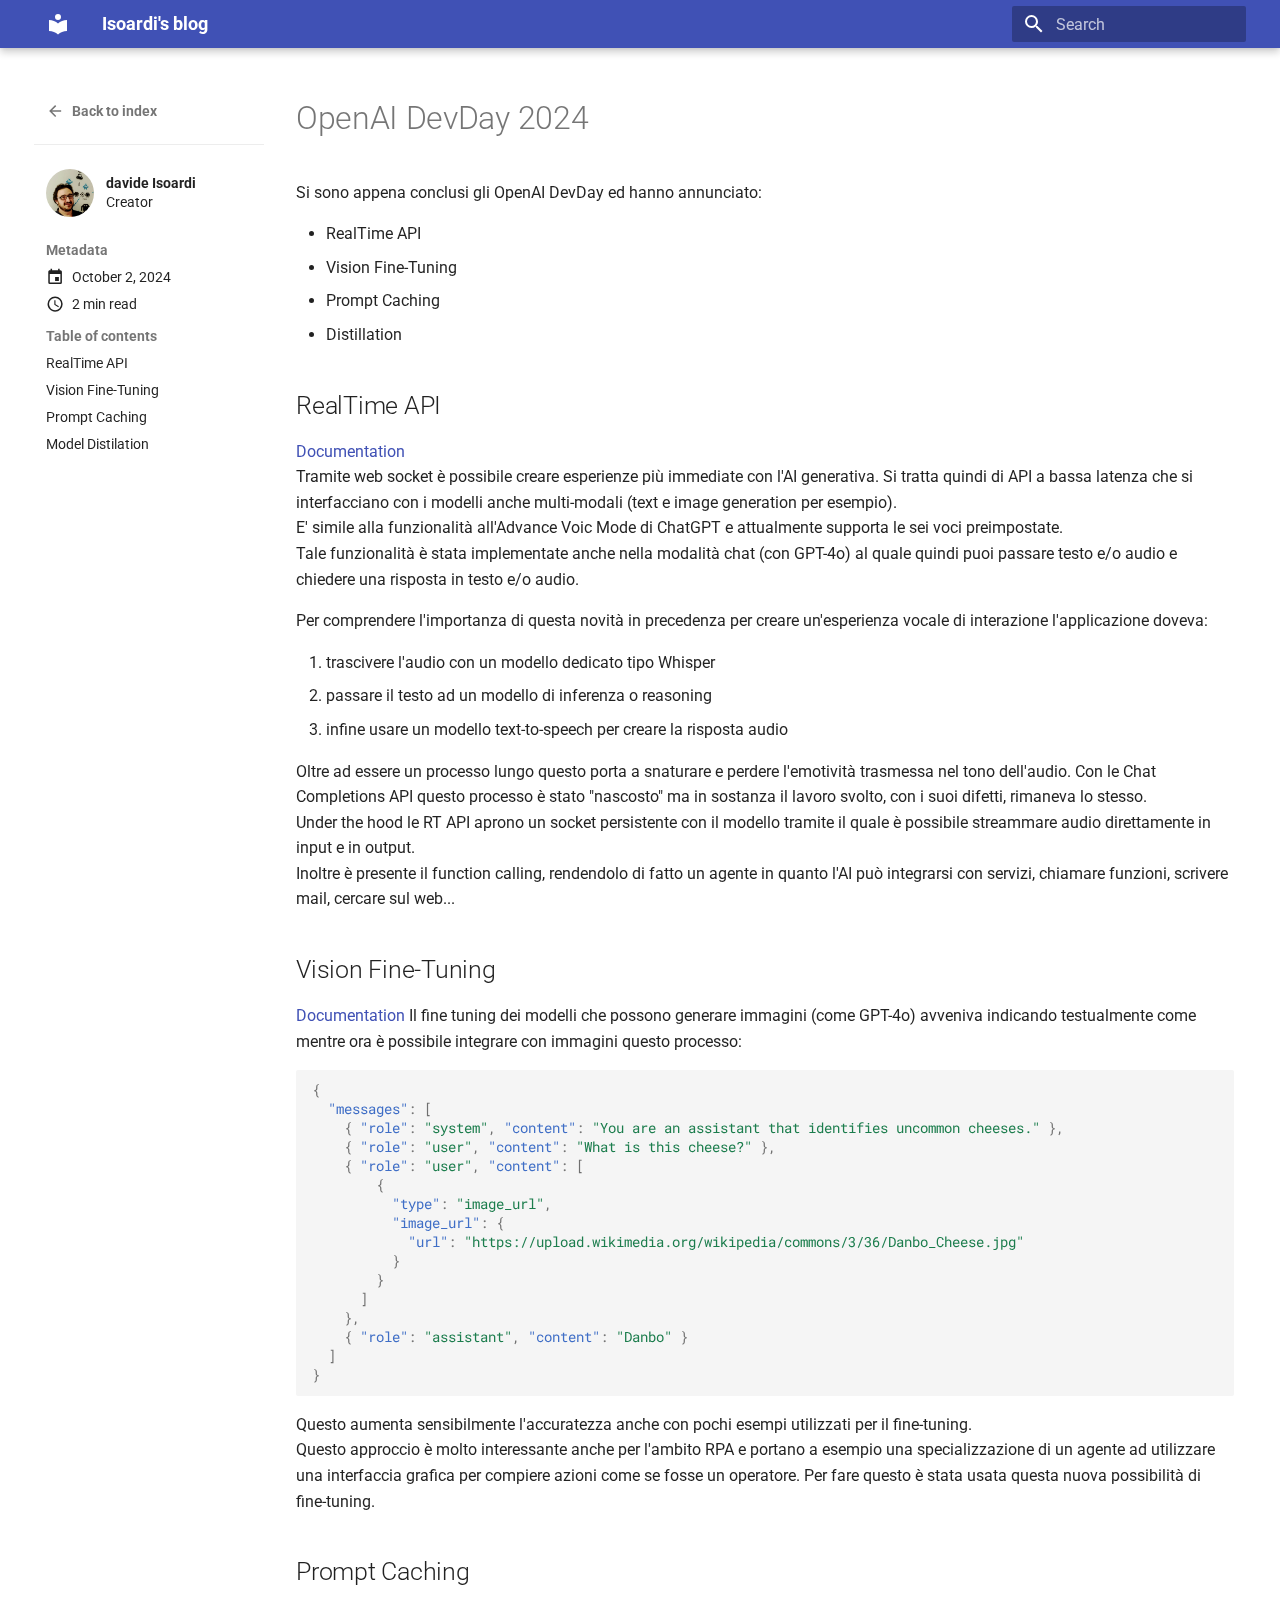
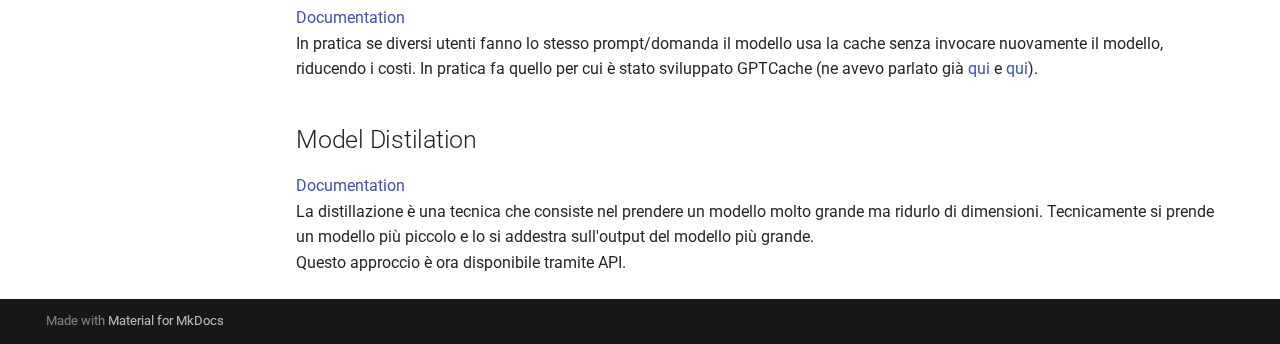
<file: 2024/10/02/openai-devday-2024/index.html>
<!doctype html>
<html lang="en" class="no-js">
  <head>
    
      <meta charset="utf-8">
      <meta name="viewport" content="width=device-width,initial-scale=1">
      
      
      
      
      
        <link rel="next" href="../../12/ai-winter-is-coming/">
      
      
      <link rel="icon" href="../../../../assets/images/favicon.png">
      <meta name="generator" content="mkdocs-1.6.1, mkdocs-material-9.5.40">
    
    
      
        <title>OpenAI DevDay 2024 - Isoardi's blog</title>
      
    
    
      <link rel="stylesheet" href="../../../../assets/stylesheets/main.8c3ca2c6.min.css">
      
      


    
    
      
    
    
      
        
        
        <link rel="preconnect" href="https://fonts.gstatic.com" crossorigin>
        <link rel="stylesheet" href="https://fonts.googleapis.com/css?family=Roboto:300,300i,400,400i,700,700i%7CRoboto+Mono:400,400i,700,700i&display=fallback">
        <style>:root{--md-text-font:"Roboto";--md-code-font:"Roboto Mono"}</style>
      
    
    
    <script>__md_scope=new URL("../../../..",location),__md_hash=e=>[...e].reduce(((e,_)=>(e<<5)-e+_.charCodeAt(0)),0),__md_get=(e,_=localStorage,t=__md_scope)=>JSON.parse(_.getItem(t.pathname+"."+e)),__md_set=(e,_,t=localStorage,a=__md_scope)=>{try{t.setItem(a.pathname+"."+e,JSON.stringify(_))}catch(e){}}</script>
    
      

    
    
    
   <link href="../../../../assets/stylesheets/glightbox.min.css" rel="stylesheet"/><style>
    html.glightbox-open { overflow: initial; height: 100%; }
    .gslide-title { margin-top: 0px; user-select: text; }
    .gslide-desc { color: #666; user-select: text; }
    .gslide-image img { background: white; }
    .gscrollbar-fixer { padding-right: 15px; }
    .gdesc-inner { font-size: 0.75rem; }
    body[data-md-color-scheme="slate"] .gdesc-inner { background: var(--md-default-bg-color);}
    body[data-md-color-scheme="slate"] .gslide-title { color: var(--md-default-fg-color);}
    body[data-md-color-scheme="slate"] .gslide-desc { color: var(--md-default-fg-color);}</style> <script src="../../../../assets/javascripts/glightbox.min.js"></script></head>
  
  
    <body dir="ltr">
  
    
    <input class="md-toggle" data-md-toggle="drawer" type="checkbox" id="__drawer" autocomplete="off">
    <input class="md-toggle" data-md-toggle="search" type="checkbox" id="__search" autocomplete="off">
    <label class="md-overlay" for="__drawer"></label>
    <div data-md-component="skip">
      
        
        <a href="#realtime-api" class="md-skip">
          Skip to content
        </a>
      
    </div>
    <div data-md-component="announce">
      
    </div>
    
    
      

  

<header class="md-header md-header--shadow" data-md-component="header">
  <nav class="md-header__inner md-grid" aria-label="Header">
    <a href="../../../.." title="Isoardi&#39;s blog" class="md-header__button md-logo" aria-label="Isoardi's blog" data-md-component="logo">
      
  
  <svg xmlns="http://www.w3.org/2000/svg" viewBox="0 0 24 24"><path d="M12 8a3 3 0 0 0 3-3 3 3 0 0 0-3-3 3 3 0 0 0-3 3 3 3 0 0 0 3 3m0 3.54C9.64 9.35 6.5 8 3 8v11c3.5 0 6.64 1.35 9 3.54 2.36-2.19 5.5-3.54 9-3.54V8c-3.5 0-6.64 1.35-9 3.54"/></svg>

    </a>
    <label class="md-header__button md-icon" for="__drawer">
      
      <svg xmlns="http://www.w3.org/2000/svg" viewBox="0 0 24 24"><path d="M3 6h18v2H3zm0 5h18v2H3zm0 5h18v2H3z"/></svg>
    </label>
    <div class="md-header__title" data-md-component="header-title">
      <div class="md-header__ellipsis">
        <div class="md-header__topic">
          <span class="md-ellipsis">
            Isoardi's blog
          </span>
        </div>
        <div class="md-header__topic" data-md-component="header-topic">
          <span class="md-ellipsis">
            
              OpenAI DevDay 2024
            
          </span>
        </div>
      </div>
    </div>
    
    
      <script>var palette=__md_get("__palette");if(palette&&palette.color){if("(prefers-color-scheme)"===palette.color.media){var media=matchMedia("(prefers-color-scheme: light)"),input=document.querySelector(media.matches?"[data-md-color-media='(prefers-color-scheme: light)']":"[data-md-color-media='(prefers-color-scheme: dark)']");palette.color.media=input.getAttribute("data-md-color-media"),palette.color.scheme=input.getAttribute("data-md-color-scheme"),palette.color.primary=input.getAttribute("data-md-color-primary"),palette.color.accent=input.getAttribute("data-md-color-accent")}for(var[key,value]of Object.entries(palette.color))document.body.setAttribute("data-md-color-"+key,value)}</script>
    
    
    
      <label class="md-header__button md-icon" for="__search">
        
        <svg xmlns="http://www.w3.org/2000/svg" viewBox="0 0 24 24"><path d="M9.5 3A6.5 6.5 0 0 1 16 9.5c0 1.61-.59 3.09-1.56 4.23l.27.27h.79l5 5-1.5 1.5-5-5v-.79l-.27-.27A6.52 6.52 0 0 1 9.5 16 6.5 6.5 0 0 1 3 9.5 6.5 6.5 0 0 1 9.5 3m0 2C7 5 5 7 5 9.5S7 14 9.5 14 14 12 14 9.5 12 5 9.5 5"/></svg>
      </label>
      <div class="md-search" data-md-component="search" role="dialog">
  <label class="md-search__overlay" for="__search"></label>
  <div class="md-search__inner" role="search">
    <form class="md-search__form" name="search">
      <input type="text" class="md-search__input" name="query" aria-label="Search" placeholder="Search" autocapitalize="off" autocorrect="off" autocomplete="off" spellcheck="false" data-md-component="search-query" required>
      <label class="md-search__icon md-icon" for="__search">
        
        <svg xmlns="http://www.w3.org/2000/svg" viewBox="0 0 24 24"><path d="M9.5 3A6.5 6.5 0 0 1 16 9.5c0 1.61-.59 3.09-1.56 4.23l.27.27h.79l5 5-1.5 1.5-5-5v-.79l-.27-.27A6.52 6.52 0 0 1 9.5 16 6.5 6.5 0 0 1 3 9.5 6.5 6.5 0 0 1 9.5 3m0 2C7 5 5 7 5 9.5S7 14 9.5 14 14 12 14 9.5 12 5 9.5 5"/></svg>
        
        <svg xmlns="http://www.w3.org/2000/svg" viewBox="0 0 24 24"><path d="M20 11v2H8l5.5 5.5-1.42 1.42L4.16 12l7.92-7.92L13.5 5.5 8 11z"/></svg>
      </label>
      <nav class="md-search__options" aria-label="Search">
        
        <button type="reset" class="md-search__icon md-icon" title="Clear" aria-label="Clear" tabindex="-1">
          
          <svg xmlns="http://www.w3.org/2000/svg" viewBox="0 0 24 24"><path d="M19 6.41 17.59 5 12 10.59 6.41 5 5 6.41 10.59 12 5 17.59 6.41 19 12 13.41 17.59 19 19 17.59 13.41 12z"/></svg>
        </button>
      </nav>
      
    </form>
    <div class="md-search__output">
      <div class="md-search__scrollwrap" tabindex="0" data-md-scrollfix>
        <div class="md-search-result" data-md-component="search-result">
          <div class="md-search-result__meta">
            Initializing search
          </div>
          <ol class="md-search-result__list" role="presentation"></ol>
        </div>
      </div>
    </div>
  </div>
</div>
    
    
  </nav>
  
</header>
    
    <div class="md-container" data-md-component="container">
      
      
        
          
        
      
      <main class="md-main" data-md-component="main">
        <div class="md-main__inner md-grid">
          
            
              
                
              
              <div class="md-sidebar md-sidebar--primary" data-md-component="sidebar" data-md-type="navigation" hidden>
                <div class="md-sidebar__scrollwrap">
                  <div class="md-sidebar__inner">
                    



  

<nav class="md-nav md-nav--primary md-nav--integrated" aria-label="Navigation" data-md-level="0">
  <label class="md-nav__title" for="__drawer">
    <a href="../../../.." title="Isoardi&#39;s blog" class="md-nav__button md-logo" aria-label="Isoardi's blog" data-md-component="logo">
      
  
  <svg xmlns="http://www.w3.org/2000/svg" viewBox="0 0 24 24"><path d="M12 8a3 3 0 0 0 3-3 3 3 0 0 0-3-3 3 3 0 0 0-3 3 3 3 0 0 0 3 3m0 3.54C9.64 9.35 6.5 8 3 8v11c3.5 0 6.64 1.35 9 3.54 2.36-2.19 5.5-3.54 9-3.54V8c-3.5 0-6.64 1.35-9 3.54"/></svg>

    </a>
    Isoardi's blog
  </label>
  
  <ul class="md-nav__list" data-md-scrollfix>
    
      
      
  
  
    
  
  
    
  
  
    <li class="md-nav__item md-nav__item--active">
      <a href="../../../.." class="md-nav__link">
        
  
  <span class="md-ellipsis">
    Welcome to my personal blog
  </span>
  

      </a>
    </li>
  

    
      
      
  
  
  
  
    
    
    
    
    <li class="md-nav__item md-nav__item--nested">
      
        
        
        <input class="md-nav__toggle md-toggle " type="checkbox" id="__nav_2" >
        
          
          <label class="md-nav__link" for="__nav_2" id="__nav_2_label" tabindex="0">
            
  
  <span class="md-ellipsis">
    Archive
  </span>
  

            <span class="md-nav__icon md-icon"></span>
          </label>
        
        <nav class="md-nav" data-md-level="1" aria-labelledby="__nav_2_label" aria-expanded="false">
          <label class="md-nav__title" for="__nav_2">
            <span class="md-nav__icon md-icon"></span>
            Archive
          </label>
          <ul class="md-nav__list" data-md-scrollfix>
            
              
                
  
  
  
    
  
  
    <li class="md-nav__item">
      <a href="../../../../archive/2024/" class="md-nav__link">
        
  
  <span class="md-ellipsis">
    2024
  </span>
  

      </a>
    </li>
  

              
            
          </ul>
        </nav>
      
    </li>
  

    
  </ul>
</nav>
                  </div>
                </div>
              </div>
            
            
          
          
  <div class="md-content md-content--post" data-md-component="content">
    <div class="md-sidebar md-sidebar--post" data-md-component="sidebar" data-md-type="navigation">
      <div class="md-sidebar__scrollwrap">
        <div class="md-sidebar__inner md-post">
          <nav class="md-nav md-nav--primary">
            <div class="md-post__back">
              <div class="md-nav__title md-nav__container">
                <a href="../../../.." class="md-nav__link">
                  <svg xmlns="http://www.w3.org/2000/svg" viewBox="0 0 24 24"><path d="M20 11v2H8l5.5 5.5-1.42 1.42L4.16 12l7.92-7.92L13.5 5.5 8 11z"/></svg>
                  <span class="md-ellipsis">
                    Back to index
                  </span>
                </a>
              </div>
            </div>
            
              <div class="md-post__authors md-typeset">
                
                  <div class="md-profile md-post__profile">
                    <span class="md-author md-author--long">
                      <img src="../../../../img/io.jpg" alt="davide Isoardi">
                    </span>
                    <span class="md-profile__description">
                      <strong>
                        
                          davide Isoardi
                        
                      </strong>
                      <br>
                      Creator
                    </span>
                  </div>
                
              </div>
            
            <ul class="md-post__meta md-nav__list">
              <li class="md-nav__item md-nav__item--section">
                <div class="md-post__title">
                  <span class="md-ellipsis">
                    Metadata
                  </span>
                </div>
                <nav class="md-nav">
                  <ul class="md-nav__list">
                    <li class="md-nav__item">
                      <div class="md-nav__link">
                        <svg xmlns="http://www.w3.org/2000/svg" viewBox="0 0 24 24"><path d="M19 19H5V8h14m-3-7v2H8V1H6v2H5c-1.11 0-2 .89-2 2v14a2 2 0 0 0 2 2h14a2 2 0 0 0 2-2V5a2 2 0 0 0-2-2h-1V1m-1 11h-5v5h5z"/></svg>
                        <time datetime="2024-10-02 00:00:00" class="md-ellipsis">October 2, 2024</time>
                      </div>
                    </li>
                    
                    
                    
                      
                      <li class="md-nav__item">
                        <div class="md-nav__link">
                          <svg xmlns="http://www.w3.org/2000/svg" viewBox="0 0 24 24"><path d="M12 20a8 8 0 0 0 8-8 8 8 0 0 0-8-8 8 8 0 0 0-8 8 8 8 0 0 0 8 8m0-18a10 10 0 0 1 10 10 10 10 0 0 1-10 10C6.47 22 2 17.5 2 12A10 10 0 0 1 12 2m.5 5v5.25l4.5 2.67-.75 1.23L11 13V7z"/></svg>
                          <span class="md-ellipsis">
                            
                              2 min read
                            
                          </span>
                        </div>
                      </li>
                    
                  </ul>
                </nav>
              </li>
            </ul>
          </nav>
          
            

<nav class="md-nav md-nav--secondary" aria-label="Table of contents">
  
  
  
  
    <label class="md-nav__title" for="__toc">
      <span class="md-nav__icon md-icon"></span>
      Table of contents
    </label>
    <ul class="md-nav__list" data-md-component="toc" data-md-scrollfix>
      
        <li class="md-nav__item">
  <a href="#realtime-api" class="md-nav__link">
    <span class="md-ellipsis">
      RealTime API
    </span>
  </a>
  
</li>
      
        <li class="md-nav__item">
  <a href="#vision-fine-tuning" class="md-nav__link">
    <span class="md-ellipsis">
      Vision Fine-Tuning
    </span>
  </a>
  
</li>
      
        <li class="md-nav__item">
  <a href="#prompt-caching" class="md-nav__link">
    <span class="md-ellipsis">
      Prompt Caching
    </span>
  </a>
  
</li>
      
        <li class="md-nav__item">
  <a href="#model-distilation" class="md-nav__link">
    <span class="md-ellipsis">
      Model Distilation
    </span>
  </a>
  
</li>
      
    </ul>
  
</nav>
          
        </div>
      </div>
    </div>
    <article class="md-content__inner md-typeset">
      
        


  <h1>OpenAI DevDay 2024</h1>

<p>Si sono appena conclusi gli OpenAI DevDay ed hanno annunciato:  </p>
<ul>
<li>RealTime API</li>
<li>Vision Fine-Tuning</li>
<li>Prompt Caching</li>
<li>Distillation</li>
</ul>
<h2 id="realtime-api">RealTime API</h2>
<p><a href="https://platform.openai.com/docs/guides/realtime">Documentation</a><br />
Tramite web socket è possibile creare esperienze più immediate con l'AI generativa. Si tratta quindi di API a bassa latenza che si interfacciano con i modelli anche multi-modali (text e image generation per esempio).<br />
E' simile alla funzionalità all'Advance Voic Mode di ChatGPT e attualmente supporta le sei voci preimpostate.<br />
Tale funzionalità è stata implementate anche nella modalità chat (con GPT-4o) al quale quindi puoi passare testo e/o audio e chiedere una risposta in testo e/o audio.  </p>
<p>Per comprendere l'importanza di questa novità in precedenza per creare un'esperienza vocale di interazione l'applicazione doveva:  </p>
<ol>
<li>trascivere l'audio con un modello dedicato tipo Whisper  </li>
<li>passare il testo ad un modello di inferenza o reasoning  </li>
<li>infine usare un modello text-to-speech per creare la risposta audio  </li>
</ol>
<p>Oltre ad essere un processo lungo questo porta a snaturare e perdere l'emotività trasmessa nel tono dell'audio. Con le Chat Completions API questo processo è stato "nascosto" ma in sostanza il lavoro svolto, con i suoi difetti, rimaneva lo stesso.<br />
Under the hood le RT API aprono un socket persistente con il modello tramite il quale è possibile streammare audio direttamente in input e in output.<br />
Inoltre è presente il function calling, rendendolo di fatto un agente in quanto l'AI può integrarsi con servizi, chiamare funzioni, scrivere mail, cercare sul web...  </p>
<h2 id="vision-fine-tuning">Vision Fine-Tuning</h2>
<p><a href="https://platform.openai.com/docs/guides/fine-tuning/vision">Documentation</a>
Il fine tuning dei modelli che possono generare immagini (come GPT-4o) avveniva indicando testualmente come mentre ora è possibile integrare con immagini questo processo:<br />
<div class="highlight"><pre><span></span><code><span class="p">{</span>
<span class="w">  </span><span class="nt">&quot;messages&quot;</span><span class="p">:</span><span class="w"> </span><span class="p">[</span>
<span class="w">    </span><span class="p">{</span><span class="w"> </span><span class="nt">&quot;role&quot;</span><span class="p">:</span><span class="w"> </span><span class="s2">&quot;system&quot;</span><span class="p">,</span><span class="w"> </span><span class="nt">&quot;content&quot;</span><span class="p">:</span><span class="w"> </span><span class="s2">&quot;You are an assistant that identifies uncommon cheeses.&quot;</span><span class="w"> </span><span class="p">},</span>
<span class="w">    </span><span class="p">{</span><span class="w"> </span><span class="nt">&quot;role&quot;</span><span class="p">:</span><span class="w"> </span><span class="s2">&quot;user&quot;</span><span class="p">,</span><span class="w"> </span><span class="nt">&quot;content&quot;</span><span class="p">:</span><span class="w"> </span><span class="s2">&quot;What is this cheese?&quot;</span><span class="w"> </span><span class="p">},</span>
<span class="w">    </span><span class="p">{</span><span class="w"> </span><span class="nt">&quot;role&quot;</span><span class="p">:</span><span class="w"> </span><span class="s2">&quot;user&quot;</span><span class="p">,</span><span class="w"> </span><span class="nt">&quot;content&quot;</span><span class="p">:</span><span class="w"> </span><span class="p">[</span>
<span class="w">        </span><span class="p">{</span>
<span class="w">          </span><span class="nt">&quot;type&quot;</span><span class="p">:</span><span class="w"> </span><span class="s2">&quot;image_url&quot;</span><span class="p">,</span>
<span class="w">          </span><span class="nt">&quot;image_url&quot;</span><span class="p">:</span><span class="w"> </span><span class="p">{</span>
<span class="w">            </span><span class="nt">&quot;url&quot;</span><span class="p">:</span><span class="w"> </span><span class="s2">&quot;https://upload.wikimedia.org/wikipedia/commons/3/36/Danbo_Cheese.jpg&quot;</span>
<span class="w">          </span><span class="p">}</span>
<span class="w">        </span><span class="p">}</span>
<span class="w">      </span><span class="p">]</span><span class="w"> </span>
<span class="w">    </span><span class="p">},</span>
<span class="w">    </span><span class="p">{</span><span class="w"> </span><span class="nt">&quot;role&quot;</span><span class="p">:</span><span class="w"> </span><span class="s2">&quot;assistant&quot;</span><span class="p">,</span><span class="w"> </span><span class="nt">&quot;content&quot;</span><span class="p">:</span><span class="w"> </span><span class="s2">&quot;Danbo&quot;</span><span class="w"> </span><span class="p">}</span>
<span class="w">  </span><span class="p">]</span>
<span class="p">}</span>
</code></pre></div></p>
<p>Questo aumenta sensibilmente l'accuratezza anche con pochi esempi utilizzati per il fine-tuning.<br />
Questo approccio è molto interessante anche per l'ambito RPA e portano a esempio una specializzazione di un agente ad utilizzare una interfaccia grafica per compiere azioni come se fosse un operatore. Per fare questo è stata usata questa nuova possibilità di fine-tuning.  </p>
<h2 id="prompt-caching">Prompt Caching</h2>
<p><a href="https://platform.openai.com/docs/guides/prompt-caching">Documentation</a><br />
In pratica se diversi utenti fanno lo stesso prompt/domanda il modello usa la cache senza invocare nuovamente il modello, riducendo i costi. In pratica fa quello per cui è stato sviluppato GPTCache (ne avevo parlato già <a href="https://github.dxc.com/pages/disoardi/LLM-architecture-reference/LLM%20Functional%20Architecture/#llm-cache">qui</a> e <a href="https://github.dxc.com/pages/disoardi/LLM-architecture-reference/Technologies/">qui</a>).  </p>
<h2 id="model-distilation">Model Distilation</h2>
<p><a href="https://platform.openai.com/docs/guides/distillation">Documentation</a><br />
La distillazione è una tecnica che consiste nel prendere un modello molto grande ma ridurlo di dimensioni. Tecnicamente si prende un modello più piccolo e lo si addestra sull'output del modello più grande.<br />
Questo approccio è ora disponibile tramite API.</p>







  
  




  



      
    </article>
  </div>

          
<script>var target=document.getElementById(location.hash.slice(1));target&&target.name&&(target.checked=target.name.startsWith("__tabbed_"))</script>
        </div>
        
          <button type="button" class="md-top md-icon" data-md-component="top" hidden>
  
  <svg xmlns="http://www.w3.org/2000/svg" viewBox="0 0 24 24"><path d="M13 20h-2V8l-5.5 5.5-1.42-1.42L12 4.16l7.92 7.92-1.42 1.42L13 8z"/></svg>
  Back to top
</button>
        
      </main>
      
        <footer class="md-footer">
  
  <div class="md-footer-meta md-typeset">
    <div class="md-footer-meta__inner md-grid">
      <div class="md-copyright">
  
  
    Made with
    <a href="https://squidfunk.github.io/mkdocs-material/" target="_blank" rel="noopener">
      Material for MkDocs
    </a>
  
</div>
      
    </div>
  </div>
</footer>
      
    </div>
    <div class="md-dialog" data-md-component="dialog">
      <div class="md-dialog__inner md-typeset"></div>
    </div>
    
    
    <script id="__config" type="application/json">{"base": "../../../..", "features": ["navigation.instant", "navigation.top", "toc.integrate"], "search": "../../../../assets/javascripts/workers/search.6ce7567c.min.js", "translations": {"clipboard.copied": "Copied to clipboard", "clipboard.copy": "Copy to clipboard", "search.result.more.one": "1 more on this page", "search.result.more.other": "# more on this page", "search.result.none": "No matching documents", "search.result.one": "1 matching document", "search.result.other": "# matching documents", "search.result.placeholder": "Type to start searching", "search.result.term.missing": "Missing", "select.version": "Select version"}}</script>
    
    
      <script src="../../../../assets/javascripts/bundle.525ec568.min.js"></script>
      
    
  <script>document$.subscribe(() => {const lightbox = GLightbox({"touchNavigation": true, "loop": false, "zoomable": true, "draggable": true, "openEffect": "zoom", "closeEffect": "zoom", "slideEffect": "slide"});})</script></body>
</html>
</file>
<file: assets/stylesheets/main.8c3ca2c6.min.css>
@charset "UTF-8";html{-webkit-text-size-adjust:none;-moz-text-size-adjust:none;text-size-adjust:none;box-sizing:border-box}*,:after,:before{box-sizing:inherit}@media (prefers-reduced-motion){*,:after,:before{transition:none!important}}body{margin:0}a,button,input,label{-webkit-tap-highlight-color:transparent}a{color:inherit;text-decoration:none}hr{border:0;box-sizing:initial;display:block;height:.05rem;overflow:visible;padding:0}small{font-size:80%}sub,sup{line-height:1em}img{border-style:none}table{border-collapse:initial;border-spacing:0}td,th{font-weight:400;vertical-align:top}button{background:#0000;border:0;font-family:inherit;font-size:inherit;margin:0;padding:0}input{border:0;outline:none}:root{--md-primary-fg-color:#4051b5;--md-primary-fg-color--light:#5d6cc0;--md-primary-fg-color--dark:#303fa1;--md-primary-bg-color:#fff;--md-primary-bg-color--light:#ffffffb3;--md-accent-fg-color:#526cfe;--md-accent-fg-color--transparent:#526cfe1a;--md-accent-bg-color:#fff;--md-accent-bg-color--light:#ffffffb3}[data-md-color-scheme=default]{color-scheme:light}[data-md-color-scheme=default] img[src$="#gh-dark-mode-only"],[data-md-color-scheme=default] img[src$="#only-dark"]{display:none}:root,[data-md-color-scheme=default]{--md-hue:225deg;--md-default-fg-color:#000000de;--md-default-fg-color--light:#0000008a;--md-default-fg-color--lighter:#00000052;--md-default-fg-color--lightest:#00000012;--md-default-bg-color:#fff;--md-default-bg-color--light:#ffffffb3;--md-default-bg-color--lighter:#ffffff4d;--md-default-bg-color--lightest:#ffffff1f;--md-code-fg-color:#36464e;--md-code-bg-color:#f5f5f5;--md-code-hl-color:#4287ff;--md-code-hl-color--light:#4287ff1a;--md-code-hl-number-color:#d52a2a;--md-code-hl-special-color:#db1457;--md-code-hl-function-color:#a846b9;--md-code-hl-constant-color:#6e59d9;--md-code-hl-keyword-color:#3f6ec6;--md-code-hl-string-color:#1c7d4d;--md-code-hl-name-color:var(--md-code-fg-color);--md-code-hl-operator-color:var(--md-default-fg-color--light);--md-code-hl-punctuation-color:var(--md-default-fg-color--light);--md-code-hl-comment-color:var(--md-default-fg-color--light);--md-code-hl-generic-color:var(--md-default-fg-color--light);--md-code-hl-variable-color:var(--md-default-fg-color--light);--md-typeset-color:var(--md-default-fg-color);--md-typeset-a-color:var(--md-primary-fg-color);--md-typeset-del-color:#f5503d26;--md-typeset-ins-color:#0bd57026;--md-typeset-kbd-color:#fafafa;--md-typeset-kbd-accent-color:#fff;--md-typeset-kbd-border-color:#b8b8b8;--md-typeset-mark-color:#ffff0080;--md-typeset-table-color:#0000001f;--md-typeset-table-color--light:rgba(0,0,0,.035);--md-admonition-fg-color:var(--md-default-fg-color);--md-admonition-bg-color:var(--md-default-bg-color);--md-warning-fg-color:#000000de;--md-warning-bg-color:#ff9;--md-footer-fg-color:#fff;--md-footer-fg-color--light:#ffffffb3;--md-footer-fg-color--lighter:#ffffff73;--md-footer-bg-color:#000000de;--md-footer-bg-color--dark:#00000052;--md-shadow-z1:0 0.2rem 0.5rem #0000000d,0 0 0.05rem #0000001a;--md-shadow-z2:0 0.2rem 0.5rem #0000001a,0 0 0.05rem #00000040;--md-shadow-z3:0 0.2rem 0.5rem #0003,0 0 0.05rem #00000059}.md-icon svg{fill:currentcolor;display:block;height:1.2rem;width:1.2rem}body{-webkit-font-smoothing:antialiased;-moz-osx-font-smoothing:grayscale;--md-text-font-family:var(--md-text-font,_),-apple-system,BlinkMacSystemFont,Helvetica,Arial,sans-serif;--md-code-font-family:var(--md-code-font,_),SFMono-Regular,Consolas,Menlo,monospace}aside,body,input{font-feature-settings:"kern","liga";color:var(--md-typeset-color);font-family:var(--md-text-font-family)}code,kbd,pre{font-feature-settings:"kern";font-family:var(--md-code-font-family)}:root{--md-typeset-table-sort-icon:url('data:image/svg+xml;charset=utf-8,<svg xmlns="http://www.w3.org/2000/svg" viewBox="0 0 24 24"><path d="m18 21-4-4h3V7h-3l4-4 4 4h-3v10h3M2 19v-2h10v2M2 13v-2h7v2M2 7V5h4v2z"/></svg>');--md-typeset-table-sort-icon--asc:url('data:image/svg+xml;charset=utf-8,<svg xmlns="http://www.w3.org/2000/svg" viewBox="0 0 24 24"><path d="M19 17h3l-4 4-4-4h3V3h2M2 17h10v2H2M6 5v2H2V5m0 6h7v2H2z"/></svg>');--md-typeset-table-sort-icon--desc:url('data:image/svg+xml;charset=utf-8,<svg xmlns="http://www.w3.org/2000/svg" viewBox="0 0 24 24"><path d="M19 7h3l-4-4-4 4h3v14h2M2 17h10v2H2M6 5v2H2V5m0 6h7v2H2z"/></svg>')}.md-typeset{-webkit-print-color-adjust:exact;color-adjust:exact;font-size:.8rem;line-height:1.6}@media print{.md-typeset{font-size:.68rem}}.md-typeset blockquote,.md-typeset dl,.md-typeset figure,.md-typeset ol,.md-typeset pre,.md-typeset ul{margin-bottom:1em;margin-top:1em}.md-typeset h1{color:var(--md-default-fg-color--light);font-size:2em;line-height:1.3;margin:0 0 1.25em}.md-typeset h1,.md-typeset h2{font-weight:300;letter-spacing:-.01em}.md-typeset h2{font-size:1.5625em;line-height:1.4;margin:1.6em 0 .64em}.md-typeset h3{font-size:1.25em;font-weight:400;letter-spacing:-.01em;line-height:1.5;margin:1.6em 0 .8em}.md-typeset h2+h3{margin-top:.8em}.md-typeset h4{font-weight:700;letter-spacing:-.01em;margin:1em 0}.md-typeset h5,.md-typeset h6{color:var(--md-default-fg-color--light);font-size:.8em;font-weight:700;letter-spacing:-.01em;margin:1.25em 0}.md-typeset h5{text-transform:uppercase}.md-typeset hr{border-bottom:.05rem solid var(--md-default-fg-color--lightest);display:flow-root;margin:1.5em 0}.md-typeset a{color:var(--md-typeset-a-color);word-break:break-word}.md-typeset a,.md-typeset a:before{transition:color 125ms}.md-typeset a:focus,.md-typeset a:hover{color:var(--md-accent-fg-color)}.md-typeset a:focus code,.md-typeset a:hover code{background-color:var(--md-accent-fg-color--transparent)}.md-typeset a code{color:currentcolor;transition:background-color 125ms}.md-typeset a.focus-visible{outline-color:var(--md-accent-fg-color);outline-offset:.2rem}.md-typeset code,.md-typeset kbd,.md-typeset pre{color:var(--md-code-fg-color);direction:ltr;font-variant-ligatures:none}@media print{.md-typeset code,.md-typeset kbd,.md-typeset pre{white-space:pre-wrap}}.md-typeset code{background-color:var(--md-code-bg-color);border-radius:.1rem;-webkit-box-decoration-break:clone;box-decoration-break:clone;font-size:.85em;padding:0 .2941176471em;word-break:break-word}.md-typeset code:not(.focus-visible){-webkit-tap-highlight-color:transparent;outline:none}.md-typeset pre{display:flow-root;line-height:1.4;position:relative}.md-typeset pre>code{-webkit-box-decoration-break:slice;box-decoration-break:slice;box-shadow:none;display:block;margin:0;outline-color:var(--md-accent-fg-color);overflow:auto;padding:.7720588235em 1.1764705882em;scrollbar-color:var(--md-default-fg-color--lighter) #0000;scrollbar-width:thin;touch-action:auto;word-break:normal}.md-typeset pre>code:hover{scrollbar-color:var(--md-accent-fg-color) #0000}.md-typeset pre>code::-webkit-scrollbar{height:.2rem;width:.2rem}.md-typeset pre>code::-webkit-scrollbar-thumb{background-color:var(--md-default-fg-color--lighter)}.md-typeset pre>code::-webkit-scrollbar-thumb:hover{background-color:var(--md-accent-fg-color)}.md-typeset kbd{background-color:var(--md-typeset-kbd-color);border-radius:.1rem;box-shadow:0 .1rem 0 .05rem var(--md-typeset-kbd-border-color),0 .1rem 0 var(--md-typeset-kbd-border-color),0 -.1rem .2rem var(--md-typeset-kbd-accent-color) inset;color:var(--md-default-fg-color);display:inline-block;font-size:.75em;padding:0 .6666666667em;vertical-align:text-top;word-break:break-word}.md-typeset mark{background-color:var(--md-typeset-mark-color);-webkit-box-decoration-break:clone;box-decoration-break:clone;color:inherit;word-break:break-word}.md-typeset abbr{border-bottom:.05rem dotted var(--md-default-fg-color--light);cursor:help;text-decoration:none}.md-typeset small{opacity:.75}[dir=ltr] .md-typeset sub,[dir=ltr] .md-typeset sup{margin-left:.078125em}[dir=rtl] .md-typeset sub,[dir=rtl] .md-typeset sup{margin-right:.078125em}[dir=ltr] .md-typeset blockquote{padding-left:.6rem}[dir=rtl] .md-typeset blockquote{padding-right:.6rem}[dir=ltr] .md-typeset blockquote{border-left:.2rem solid var(--md-default-fg-color--lighter)}[dir=rtl] .md-typeset blockquote{border-right:.2rem solid var(--md-default-fg-color--lighter)}.md-typeset blockquote{color:var(--md-default-fg-color--light);margin-left:0;margin-right:0}.md-typeset ul{list-style-type:disc}.md-typeset ul[type]{list-style-type:revert-layer}[dir=ltr] .md-typeset ol,[dir=ltr] .md-typeset ul{margin-left:.625em}[dir=rtl] .md-typeset ol,[dir=rtl] .md-typeset ul{margin-right:.625em}.md-typeset ol,.md-typeset ul{padding:0}.md-typeset ol:not([hidden]),.md-typeset ul:not([hidden]){display:flow-root}.md-typeset ol ol,.md-typeset ul ol{list-style-type:lower-alpha}.md-typeset ol ol ol,.md-typeset ul ol ol{list-style-type:lower-roman}.md-typeset ol ol ol ol,.md-typeset ul ol ol ol{list-style-type:upper-alpha}.md-typeset ol ol ol ol ol,.md-typeset ul ol ol ol ol{list-style-type:upper-roman}.md-typeset ol[type],.md-typeset ul[type]{list-style-type:revert-layer}[dir=ltr] .md-typeset ol li,[dir=ltr] .md-typeset ul li{margin-left:1.25em}[dir=rtl] .md-typeset ol li,[dir=rtl] .md-typeset ul li{margin-right:1.25em}.md-typeset ol li,.md-typeset ul li{margin-bottom:.5em}.md-typeset ol li blockquote,.md-typeset ol li p,.md-typeset ul li blockquote,.md-typeset ul li p{margin:.5em 0}.md-typeset ol li:last-child,.md-typeset ul li:last-child{margin-bottom:0}[dir=ltr] .md-typeset ol li ol,[dir=ltr] .md-typeset ol li ul,[dir=ltr] .md-typeset ul li ol,[dir=ltr] .md-typeset ul li ul{margin-left:.625em}[dir=rtl] .md-typeset ol li ol,[dir=rtl] .md-typeset ol li ul,[dir=rtl] .md-typeset ul li ol,[dir=rtl] .md-typeset ul li ul{margin-right:.625em}.md-typeset ol li ol,.md-typeset ol li ul,.md-typeset ul li ol,.md-typeset ul li ul{margin-bottom:.5em;margin-top:.5em}[dir=ltr] .md-typeset dd{margin-left:1.875em}[dir=rtl] .md-typeset dd{margin-right:1.875em}.md-typeset dd{margin-bottom:1.5em;margin-top:1em}.md-typeset img,.md-typeset svg,.md-typeset video{height:auto;max-width:100%}.md-typeset img[align=left]{margin:1em 1em 1em 0}.md-typeset img[align=right]{margin:1em 0 1em 1em}.md-typeset img[align]:only-child{margin-top:0}.md-typeset figure{display:flow-root;margin:1em auto;max-width:100%;text-align:center;width:-moz-fit-content;width:fit-content}.md-typeset figure img{display:block;margin:0 auto}.md-typeset figcaption{font-style:italic;margin:1em auto;max-width:24rem}.md-typeset iframe{max-width:100%}.md-typeset table:not([class]){background-color:var(--md-default-bg-color);border:.05rem solid var(--md-typeset-table-color);border-radius:.1rem;display:inline-block;font-size:.64rem;max-width:100%;overflow:auto;touch-action:auto}@media print{.md-typeset table:not([class]){display:table}}.md-typeset table:not([class])+*{margin-top:1.5em}.md-typeset table:not([class]) td>:first-child,.md-typeset table:not([class]) th>:first-child{margin-top:0}.md-typeset table:not([class]) td>:last-child,.md-typeset table:not([class]) th>:last-child{margin-bottom:0}.md-typeset table:not([class]) td:not([align]),.md-typeset table:not([class]) th:not([align]){text-align:left}[dir=rtl] .md-typeset table:not([class]) td:not([align]),[dir=rtl] .md-typeset table:not([class]) th:not([align]){text-align:right}.md-typeset table:not([class]) th{font-weight:700;min-width:5rem;padding:.9375em 1.25em;vertical-align:top}.md-typeset table:not([class]) td{border-top:.05rem solid var(--md-typeset-table-color);padding:.9375em 1.25em;vertical-align:top}.md-typeset table:not([class]) tbody tr{transition:background-color 125ms}.md-typeset table:not([class]) tbody tr:hover{background-color:var(--md-typeset-table-color--light);box-shadow:0 .05rem 0 var(--md-default-bg-color) inset}.md-typeset table:not([class]) a{word-break:normal}.md-typeset table th[role=columnheader]{cursor:pointer}[dir=ltr] .md-typeset table th[role=columnheader]:after{margin-left:.5em}[dir=rtl] .md-typeset table th[role=columnheader]:after{margin-right:.5em}.md-typeset table th[role=columnheader]:after{content:"";display:inline-block;height:1.2em;-webkit-mask-image:var(--md-typeset-table-sort-icon);mask-image:var(--md-typeset-table-sort-icon);-webkit-mask-repeat:no-repeat;mask-repeat:no-repeat;-webkit-mask-size:contain;mask-size:contain;transition:background-color 125ms;vertical-align:text-bottom;width:1.2em}.md-typeset table th[role=columnheader]:hover:after{background-color:var(--md-default-fg-color--lighter)}.md-typeset table th[role=columnheader][aria-sort=ascending]:after{background-color:var(--md-default-fg-color--light);-webkit-mask-image:var(--md-typeset-table-sort-icon--asc);mask-image:var(--md-typeset-table-sort-icon--asc)}.md-typeset table th[role=columnheader][aria-sort=descending]:after{background-color:var(--md-default-fg-color--light);-webkit-mask-image:var(--md-typeset-table-sort-icon--desc);mask-image:var(--md-typeset-table-sort-icon--desc)}.md-typeset__scrollwrap{margin:1em -.8rem;overflow-x:auto;touch-action:auto}.md-typeset__table{display:inline-block;margin-bottom:.5em;padding:0 .8rem}@media print{.md-typeset__table{display:block}}html .md-typeset__table table{display:table;margin:0;overflow:hidden;width:100%}@media screen and (max-width:44.984375em){.md-content__inner>pre{margin:1em -.8rem}.md-content__inner>pre code{border-radius:0}}.md-typeset .md-author{border-radius:100%;display:block;flex-shrink:0;height:1.6rem;overflow:hidden;position:relative;transition:color 125ms,transform 125ms;width:1.6rem}.md-typeset .md-author img{display:block}.md-typeset .md-author--more{background:var(--md-default-fg-color--lightest);color:var(--md-default-fg-color--lighter);font-size:.6rem;font-weight:700;line-height:1.6rem;text-align:center}.md-typeset .md-author--long{height:2.4rem;width:2.4rem}.md-typeset a.md-author{transform:scale(1)}.md-typeset a.md-author img{border-radius:100%;filter:grayscale(100%) opacity(75%);transition:filter 125ms}.md-typeset a.md-author:focus,.md-typeset a.md-author:hover{transform:scale(1.1);z-index:1}.md-typeset a.md-author:focus img,.md-typeset a.md-author:hover img{filter:grayscale(0)}.md-banner{background-color:var(--md-footer-bg-color);color:var(--md-footer-fg-color);overflow:auto}@media print{.md-banner{display:none}}.md-banner--warning{background-color:var(--md-warning-bg-color);color:var(--md-warning-fg-color)}.md-banner__inner{font-size:.7rem;margin:.6rem auto;padding:0 .8rem}[dir=ltr] .md-banner__button{float:right}[dir=rtl] .md-banner__button{float:left}.md-banner__button{color:inherit;cursor:pointer;transition:opacity .25s}.no-js .md-banner__button{display:none}.md-banner__button:hover{opacity:.7}html{font-size:125%;height:100%;overflow-x:hidden}@media screen and (min-width:100em){html{font-size:137.5%}}@media screen and (min-width:125em){html{font-size:150%}}body{background-color:var(--md-default-bg-color);display:flex;flex-direction:column;font-size:.5rem;min-height:100%;position:relative;width:100%}@media print{body{display:block}}@media screen and (max-width:59.984375em){body[data-md-scrolllock]{position:fixed}}.md-grid{margin-left:auto;margin-right:auto;max-width:61rem}.md-container{display:flex;flex-direction:column;flex-grow:1}@media print{.md-container{display:block}}.md-main{flex-grow:1}.md-main__inner{display:flex;height:100%;margin-top:1.5rem}.md-ellipsis{overflow:hidden;text-overflow:ellipsis}.md-toggle{display:none}.md-option{height:0;opacity:0;position:absolute;width:0}.md-option:checked+label:not([hidden]){display:block}.md-option.focus-visible+label{outline-color:var(--md-accent-fg-color);outline-style:auto}.md-skip{background-color:var(--md-default-fg-color);border-radius:.1rem;color:var(--md-default-bg-color);font-size:.64rem;margin:.5rem;opacity:0;outline-color:var(--md-accent-fg-color);padding:.3rem .5rem;position:fixed;transform:translateY(.4rem);z-index:-1}.md-skip:focus{opacity:1;transform:translateY(0);transition:transform .25s cubic-bezier(.4,0,.2,1),opacity 175ms 75ms;z-index:10}@page{margin:25mm}:root{--md-clipboard-icon:url('data:image/svg+xml;charset=utf-8,<svg xmlns="http://www.w3.org/2000/svg" viewBox="0 0 24 24"><path d="M19 21H8V7h11m0-2H8a2 2 0 0 0-2 2v14a2 2 0 0 0 2 2h11a2 2 0 0 0 2-2V7a2 2 0 0 0-2-2m-3-4H4a2 2 0 0 0-2 2v14h2V3h12z"/></svg>')}.md-clipboard{border-radius:.1rem;color:var(--md-default-fg-color--lightest);cursor:pointer;height:1.5em;outline-color:var(--md-accent-fg-color);outline-offset:.1rem;position:absolute;right:.5em;top:.5em;transition:color .25s;width:1.5em;z-index:1}@media print{.md-clipboard{display:none}}.md-clipboard:not(.focus-visible){-webkit-tap-highlight-color:transparent;outline:none}:hover>.md-clipboard{color:var(--md-default-fg-color--light)}.md-clipboard:focus,.md-clipboard:hover{color:var(--md-accent-fg-color)}.md-clipboard:after{background-color:currentcolor;content:"";display:block;height:1.125em;margin:0 auto;-webkit-mask-image:var(--md-clipboard-icon);mask-image:var(--md-clipboard-icon);-webkit-mask-position:center;mask-position:center;-webkit-mask-repeat:no-repeat;mask-repeat:no-repeat;-webkit-mask-size:contain;mask-size:contain;width:1.125em}.md-clipboard--inline{cursor:pointer}.md-clipboard--inline code{transition:color .25s,background-color .25s}.md-clipboard--inline:focus code,.md-clipboard--inline:hover code{background-color:var(--md-accent-fg-color--transparent);color:var(--md-accent-fg-color)}.md-typeset .md-code__content{display:grid}@keyframes consent{0%{opacity:0;transform:translateY(100%)}to{opacity:1;transform:translateY(0)}}@keyframes overlay{0%{opacity:0}to{opacity:1}}.md-consent__overlay{animation:overlay .25s both;-webkit-backdrop-filter:blur(.1rem);backdrop-filter:blur(.1rem);background-color:#0000008a;height:100%;opacity:1;position:fixed;top:0;width:100%;z-index:5}.md-consent__inner{animation:consent .5s cubic-bezier(.1,.7,.1,1) both;background-color:var(--md-default-bg-color);border:0;border-radius:.1rem;bottom:0;box-shadow:0 0 .2rem #0000001a,0 .2rem .4rem #0003;max-height:100%;overflow:auto;padding:0;position:fixed;width:100%;z-index:5}.md-consent__form{padding:.8rem}.md-consent__settings{display:none;margin:1em 0}input:checked+.md-consent__settings{display:block}.md-consent__controls{margin-bottom:.8rem}.md-typeset .md-consent__controls .md-button{display:inline}@media screen and (max-width:44.984375em){.md-typeset .md-consent__controls .md-button{display:block;margin-top:.4rem;text-align:center;width:100%}}.md-consent label{cursor:pointer}.md-content{flex-grow:1;min-width:0}.md-content__inner{margin:0 .8rem 1.2rem;padding-top:.6rem}@media screen and (min-width:76.25em){[dir=ltr] .md-sidebar--primary:not([hidden])~.md-content>.md-content__inner{margin-left:1.2rem}[dir=ltr] .md-sidebar--secondary:not([hidden])~.md-content>.md-content__inner,[dir=rtl] .md-sidebar--primary:not([hidden])~.md-content>.md-content__inner{margin-right:1.2rem}[dir=rtl] .md-sidebar--secondary:not([hidden])~.md-content>.md-content__inner{margin-left:1.2rem}}.md-content__inner:before{content:"";display:block;height:.4rem}.md-content__inner>:last-child{margin-bottom:0}[dir=ltr] .md-content__button{float:right}[dir=rtl] .md-content__button{float:left}[dir=ltr] .md-content__button{margin-left:.4rem}[dir=rtl] .md-content__button{margin-right:.4rem}.md-content__button{margin:.4rem 0;padding:0}@media print{.md-content__button{display:none}}.md-typeset .md-content__button{color:var(--md-default-fg-color--lighter)}.md-content__button svg{display:inline;vertical-align:top}[dir=rtl] .md-content__button svg{transform:scaleX(-1)}[dir=ltr] .md-dialog{right:.8rem}[dir=rtl] .md-dialog{left:.8rem}.md-dialog{background-color:var(--md-default-fg-color);border-radius:.1rem;bottom:.8rem;box-shadow:var(--md-shadow-z3);min-width:11.1rem;opacity:0;padding:.4rem .6rem;pointer-events:none;position:fixed;transform:translateY(100%);transition:transform 0ms .4s,opacity .4s;z-index:4}@media print{.md-dialog{display:none}}.md-dialog--active{opacity:1;pointer-events:auto;transform:translateY(0);transition:transform .4s cubic-bezier(.075,.85,.175,1),opacity .4s}.md-dialog__inner{color:var(--md-default-bg-color);font-size:.7rem}.md-feedback{margin:2em 0 1em;text-align:center}.md-feedback fieldset{border:none;margin:0;padding:0}.md-feedback__title{font-weight:700;margin:1em auto}.md-feedback__inner{position:relative}.md-feedback__list{display:flex;flex-wrap:wrap;place-content:baseline center;position:relative}.md-feedback__list:hover .md-icon:not(:disabled){color:var(--md-default-fg-color--lighter)}:disabled .md-feedback__list{min-height:1.8rem}.md-feedback__icon{color:var(--md-default-fg-color--light);cursor:pointer;flex-shrink:0;margin:0 .1rem;transition:color 125ms}.md-feedback__icon:not(:disabled).md-icon:hover{color:var(--md-accent-fg-color)}.md-feedback__icon:disabled{color:var(--md-default-fg-color--lightest);pointer-events:none}.md-feedback__note{opacity:0;position:relative;transform:translateY(.4rem);transition:transform .4s cubic-bezier(.1,.7,.1,1),opacity .15s}.md-feedback__note>*{margin:0 auto;max-width:16rem}:disabled .md-feedback__note{opacity:1;transform:translateY(0)}.md-footer{background-color:var(--md-footer-bg-color);color:var(--md-footer-fg-color)}@media print{.md-footer{display:none}}.md-footer__inner{justify-content:space-between;overflow:auto;padding:.2rem}.md-footer__inner:not([hidden]){display:flex}.md-footer__link{align-items:end;display:flex;flex-grow:0.01;margin-bottom:.4rem;margin-top:1rem;max-width:100%;outline-color:var(--md-accent-fg-color);overflow:hidden;transition:opacity .25s}.md-footer__link:focus,.md-footer__link:hover{opacity:.7}[dir=rtl] .md-footer__link svg{transform:scaleX(-1)}@media screen and (max-width:44.984375em){.md-footer__link--prev{flex-shrink:0}.md-footer__link--prev .md-footer__title{display:none}}[dir=ltr] .md-footer__link--next{margin-left:auto}[dir=rtl] .md-footer__link--next{margin-right:auto}.md-footer__link--next{text-align:right}[dir=rtl] .md-footer__link--next{text-align:left}.md-footer__title{flex-grow:1;font-size:.9rem;margin-bottom:.7rem;max-width:calc(100% - 2.4rem);padding:0 1rem;white-space:nowrap}.md-footer__button{margin:.2rem;padding:.4rem}.md-footer__direction{font-size:.64rem;opacity:.7}.md-footer-meta{background-color:var(--md-footer-bg-color--dark)}.md-footer-meta__inner{display:flex;flex-wrap:wrap;justify-content:space-between;padding:.2rem}html .md-footer-meta.md-typeset a{color:var(--md-footer-fg-color--light)}html .md-footer-meta.md-typeset a:focus,html .md-footer-meta.md-typeset a:hover{color:var(--md-footer-fg-color)}.md-copyright{color:var(--md-footer-fg-color--lighter);font-size:.64rem;margin:auto .6rem;padding:.4rem 0;width:100%}@media screen and (min-width:45em){.md-copyright{width:auto}}.md-copyright__highlight{color:var(--md-footer-fg-color--light)}.md-social{display:inline-flex;gap:.2rem;margin:0 .4rem;padding:.2rem 0 .6rem}@media screen and (min-width:45em){.md-social{padding:.6rem 0}}.md-social__link{display:inline-block;height:1.6rem;text-align:center;width:1.6rem}.md-social__link:before{line-height:1.9}.md-social__link svg{fill:currentcolor;max-height:.8rem;vertical-align:-25%}.md-typeset .md-button{border:.1rem solid;border-radius:.1rem;color:var(--md-primary-fg-color);cursor:pointer;display:inline-block;font-weight:700;padding:.625em 2em;transition:color 125ms,background-color 125ms,border-color 125ms}.md-typeset .md-button--primary{background-color:var(--md-primary-fg-color);border-color:var(--md-primary-fg-color);color:var(--md-primary-bg-color)}.md-typeset .md-button:focus,.md-typeset .md-button:hover{background-color:var(--md-accent-fg-color);border-color:var(--md-accent-fg-color);color:var(--md-accent-bg-color)}[dir=ltr] .md-typeset .md-input{border-top-left-radius:.1rem}[dir=ltr] .md-typeset .md-input,[dir=rtl] .md-typeset .md-input{border-top-right-radius:.1rem}[dir=rtl] .md-typeset .md-input{border-top-left-radius:.1rem}.md-typeset .md-input{border-bottom:.1rem solid var(--md-default-fg-color--lighter);box-shadow:var(--md-shadow-z1);font-size:.8rem;height:1.8rem;padding:0 .6rem;transition:border .25s,box-shadow .25s}.md-typeset .md-input:focus,.md-typeset .md-input:hover{border-bottom-color:var(--md-accent-fg-color);box-shadow:var(--md-shadow-z2)}.md-typeset .md-input--stretch{width:100%}.md-header{background-color:var(--md-primary-fg-color);box-shadow:0 0 .2rem #0000,0 .2rem .4rem #0000;color:var(--md-primary-bg-color);display:block;left:0;position:sticky;right:0;top:0;z-index:4}@media print{.md-header{display:none}}.md-header[hidden]{transform:translateY(-100%);transition:transform .25s cubic-bezier(.8,0,.6,1),box-shadow .25s}.md-header--shadow{box-shadow:0 0 .2rem #0000001a,0 .2rem .4rem #0003;transition:transform .25s cubic-bezier(.1,.7,.1,1),box-shadow .25s}.md-header__inner{align-items:center;display:flex;padding:0 .2rem}.md-header__button{color:currentcolor;cursor:pointer;margin:.2rem;outline-color:var(--md-accent-fg-color);padding:.4rem;position:relative;transition:opacity .25s;vertical-align:middle;z-index:1}.md-header__button:hover{opacity:.7}.md-header__button:not([hidden]){display:inline-block}.md-header__button:not(.focus-visible){-webkit-tap-highlight-color:transparent;outline:none}.md-header__button.md-logo{margin:.2rem;padding:.4rem}@media screen and (max-width:76.234375em){.md-header__button.md-logo{display:none}}.md-header__button.md-logo img,.md-header__button.md-logo svg{fill:currentcolor;display:block;height:1.2rem;width:auto}@media screen and (min-width:60em){.md-header__button[for=__search]{display:none}}.no-js .md-header__button[for=__search]{display:none}[dir=rtl] .md-header__button[for=__search] svg{transform:scaleX(-1)}@media screen and (min-width:76.25em){.md-header__button[for=__drawer]{display:none}}.md-header__topic{display:flex;max-width:100%;position:absolute;transition:transform .4s cubic-bezier(.1,.7,.1,1),opacity .15s;white-space:nowrap}.md-header__topic+.md-header__topic{opacity:0;pointer-events:none;transform:translateX(1.25rem);transition:transform .4s cubic-bezier(1,.7,.1,.1),opacity .15s;z-index:-1}[dir=rtl] .md-header__topic+.md-header__topic{transform:translateX(-1.25rem)}.md-header__topic:first-child{font-weight:700}[dir=ltr] .md-header__title{margin-left:1rem;margin-right:.4rem}[dir=rtl] .md-header__title{margin-left:.4rem;margin-right:1rem}.md-header__title{flex-grow:1;font-size:.9rem;height:2.4rem;line-height:2.4rem}.md-header__title--active .md-header__topic{opacity:0;pointer-events:none;transform:translateX(-1.25rem);transition:transform .4s cubic-bezier(1,.7,.1,.1),opacity .15s;z-index:-1}[dir=rtl] .md-header__title--active .md-header__topic{transform:translateX(1.25rem)}.md-header__title--active .md-header__topic+.md-header__topic{opacity:1;pointer-events:auto;transform:translateX(0);transition:transform .4s cubic-bezier(.1,.7,.1,1),opacity .15s;z-index:0}.md-header__title>.md-header__ellipsis{height:100%;position:relative;width:100%}.md-header__option{display:flex;flex-shrink:0;max-width:100%;transition:max-width 0ms .25s,opacity .25s .25s;white-space:nowrap}[data-md-toggle=search]:checked~.md-header .md-header__option{max-width:0;opacity:0;transition:max-width 0ms,opacity 0ms}.md-header__option>input{bottom:0}.md-header__source{display:none}@media screen and (min-width:60em){[dir=ltr] .md-header__source{margin-left:1rem}[dir=rtl] .md-header__source{margin-right:1rem}.md-header__source{display:block;max-width:11.7rem;width:11.7rem}}@media screen and (min-width:76.25em){[dir=ltr] .md-header__source{margin-left:1.4rem}[dir=rtl] .md-header__source{margin-right:1.4rem}}.md-meta{color:var(--md-default-fg-color--light);font-size:.7rem;line-height:1.3}.md-meta__list{display:inline-flex;flex-wrap:wrap;list-style:none;margin:0;padding:0}.md-meta__item:not(:last-child):after{content:"·";margin-left:.2rem;margin-right:.2rem}.md-meta__link{color:var(--md-typeset-a-color)}.md-meta__link:focus,.md-meta__link:hover{color:var(--md-accent-fg-color)}.md-draft{background-color:#ff1744;border-radius:.125em;color:#fff;display:inline-block;font-weight:700;padding-left:.5714285714em;padding-right:.5714285714em}:root{--md-nav-icon--prev:url('data:image/svg+xml;charset=utf-8,<svg xmlns="http://www.w3.org/2000/svg" viewBox="0 0 24 24"><path d="M20 11v2H8l5.5 5.5-1.42 1.42L4.16 12l7.92-7.92L13.5 5.5 8 11z"/></svg>');--md-nav-icon--next:url('data:image/svg+xml;charset=utf-8,<svg xmlns="http://www.w3.org/2000/svg" viewBox="0 0 24 24"><path d="M8.59 16.58 13.17 12 8.59 7.41 10 6l6 6-6 6z"/></svg>');--md-toc-icon:url('data:image/svg+xml;charset=utf-8,<svg xmlns="http://www.w3.org/2000/svg" viewBox="0 0 24 24"><path d="M3 9h14V7H3zm0 4h14v-2H3zm0 4h14v-2H3zm16 0h2v-2h-2zm0-10v2h2V7zm0 6h2v-2h-2z"/></svg>')}.md-nav{font-size:.7rem;line-height:1.3}.md-nav__title{color:var(--md-default-fg-color--light);display:block;font-weight:700;overflow:hidden;padding:0 .6rem;text-overflow:ellipsis}.md-nav__title .md-nav__button{display:none}.md-nav__title .md-nav__button img{height:100%;width:auto}.md-nav__title .md-nav__button.md-logo img,.md-nav__title .md-nav__button.md-logo svg{fill:currentcolor;display:block;height:2.4rem;max-width:100%;object-fit:contain;width:auto}.md-nav__list{list-style:none;margin:0;padding:0}.md-nav__link{align-items:flex-start;display:flex;gap:.4rem;margin-top:.625em;scroll-snap-align:start;transition:color 125ms}.md-nav__link--passed{color:var(--md-default-fg-color--light)}.md-nav__item .md-nav__link--active,.md-nav__item .md-nav__link--active code{color:var(--md-typeset-a-color)}.md-nav__link .md-ellipsis{position:relative}[dir=ltr] .md-nav__link .md-icon:last-child{margin-left:auto}[dir=rtl] .md-nav__link .md-icon:last-child{margin-right:auto}.md-nav__link svg{fill:currentcolor;flex-shrink:0;height:1.3em;position:relative}.md-nav__link[for]:focus,.md-nav__link[for]:hover,.md-nav__link[href]:focus,.md-nav__link[href]:hover{color:var(--md-accent-fg-color);cursor:pointer}.md-nav__link.focus-visible{outline-color:var(--md-accent-fg-color);outline-offset:.2rem}.md-nav--primary .md-nav__link[for=__toc]{display:none}.md-nav--primary .md-nav__link[for=__toc] .md-icon:after{background-color:currentcolor;display:block;height:100%;-webkit-mask-image:var(--md-toc-icon);mask-image:var(--md-toc-icon);width:100%}.md-nav--primary .md-nav__link[for=__toc]~.md-nav{display:none}.md-nav__container>.md-nav__link{margin-top:0}.md-nav__container>.md-nav__link:first-child{flex-grow:1;min-width:0}.md-nav__icon{flex-shrink:0}.md-nav__source{display:none}@media screen and (max-width:76.234375em){.md-nav--primary,.md-nav--primary .md-nav{background-color:var(--md-default-bg-color);display:flex;flex-direction:column;height:100%;left:0;position:absolute;right:0;top:0;z-index:1}.md-nav--primary .md-nav__item,.md-nav--primary .md-nav__title{font-size:.8rem;line-height:1.5}.md-nav--primary .md-nav__title{background-color:var(--md-default-fg-color--lightest);color:var(--md-default-fg-color--light);cursor:pointer;height:5.6rem;line-height:2.4rem;padding:3rem .8rem .2rem;position:relative;white-space:nowrap}[dir=ltr] .md-nav--primary .md-nav__title .md-nav__icon{left:.4rem}[dir=rtl] .md-nav--primary .md-nav__title .md-nav__icon{right:.4rem}.md-nav--primary .md-nav__title .md-nav__icon{display:block;height:1.2rem;margin:.2rem;position:absolute;top:.4rem;width:1.2rem}.md-nav--primary .md-nav__title .md-nav__icon:after{background-color:currentcolor;content:"";display:block;height:100%;-webkit-mask-image:var(--md-nav-icon--prev);mask-image:var(--md-nav-icon--prev);-webkit-mask-position:center;mask-position:center;-webkit-mask-repeat:no-repeat;mask-repeat:no-repeat;-webkit-mask-size:contain;mask-size:contain;width:100%}.md-nav--primary .md-nav__title~.md-nav__list{background-color:var(--md-default-bg-color);box-shadow:0 .05rem 0 var(--md-default-fg-color--lightest) inset;overflow-y:auto;scroll-snap-type:y mandatory;touch-action:pan-y}.md-nav--primary .md-nav__title~.md-nav__list>:first-child{border-top:0}.md-nav--primary .md-nav__title[for=__drawer]{background-color:var(--md-primary-fg-color);color:var(--md-primary-bg-color);font-weight:700}.md-nav--primary .md-nav__title .md-logo{display:block;left:.2rem;margin:.2rem;padding:.4rem;position:absolute;right:.2rem;top:.2rem}.md-nav--primary .md-nav__list{flex:1}.md-nav--primary .md-nav__item{border-top:.05rem solid var(--md-default-fg-color--lightest)}.md-nav--primary .md-nav__item--active>.md-nav__link{color:var(--md-typeset-a-color)}.md-nav--primary .md-nav__item--active>.md-nav__link:focus,.md-nav--primary .md-nav__item--active>.md-nav__link:hover{color:var(--md-accent-fg-color)}.md-nav--primary .md-nav__link{margin-top:0;padding:.6rem .8rem}.md-nav--primary .md-nav__link svg{margin-top:.1em}.md-nav--primary .md-nav__link>.md-nav__link{padding:0}[dir=ltr] .md-nav--primary .md-nav__link .md-nav__icon{margin-right:-.2rem}[dir=rtl] .md-nav--primary .md-nav__link .md-nav__icon{margin-left:-.2rem}.md-nav--primary .md-nav__link .md-nav__icon{font-size:1.2rem;height:1.2rem;width:1.2rem}.md-nav--primary .md-nav__link .md-nav__icon:after{background-color:currentcolor;content:"";display:block;height:100%;-webkit-mask-image:var(--md-nav-icon--next);mask-image:var(--md-nav-icon--next);-webkit-mask-position:center;mask-position:center;-webkit-mask-repeat:no-repeat;mask-repeat:no-repeat;-webkit-mask-size:contain;mask-size:contain;width:100%}[dir=rtl] .md-nav--primary .md-nav__icon:after{transform:scale(-1)}.md-nav--primary .md-nav--secondary .md-nav{background-color:initial;position:static}[dir=ltr] .md-nav--primary .md-nav--secondary .md-nav .md-nav__link{padding-left:1.4rem}[dir=rtl] .md-nav--primary .md-nav--secondary .md-nav .md-nav__link{padding-right:1.4rem}[dir=ltr] .md-nav--primary .md-nav--secondary .md-nav .md-nav .md-nav__link{padding-left:2rem}[dir=rtl] .md-nav--primary .md-nav--secondary .md-nav .md-nav .md-nav__link{padding-right:2rem}[dir=ltr] .md-nav--primary .md-nav--secondary .md-nav .md-nav .md-nav .md-nav__link{padding-left:2.6rem}[dir=rtl] .md-nav--primary .md-nav--secondary .md-nav .md-nav .md-nav .md-nav__link{padding-right:2.6rem}[dir=ltr] .md-nav--primary .md-nav--secondary .md-nav .md-nav .md-nav .md-nav .md-nav__link{padding-left:3.2rem}[dir=rtl] .md-nav--primary .md-nav--secondary .md-nav .md-nav .md-nav .md-nav .md-nav__link{padding-right:3.2rem}.md-nav--secondary{background-color:initial}.md-nav__toggle~.md-nav{display:flex;opacity:0;transform:translateX(100%);transition:transform .25s cubic-bezier(.8,0,.6,1),opacity 125ms 50ms}[dir=rtl] .md-nav__toggle~.md-nav{transform:translateX(-100%)}.md-nav__toggle:checked~.md-nav{opacity:1;transform:translateX(0);transition:transform .25s cubic-bezier(.4,0,.2,1),opacity 125ms 125ms}.md-nav__toggle:checked~.md-nav>.md-nav__list{-webkit-backface-visibility:hidden;backface-visibility:hidden}}@media screen and (max-width:59.984375em){.md-nav--primary .md-nav__link[for=__toc]{display:flex}.md-nav--primary .md-nav__link[for=__toc] .md-icon:after{content:""}.md-nav--primary .md-nav__link[for=__toc]+.md-nav__link{display:none}.md-nav--primary .md-nav__link[for=__toc]~.md-nav{display:flex}.md-nav__source{background-color:var(--md-primary-fg-color--dark);color:var(--md-primary-bg-color);display:block;padding:0 .2rem}}@media screen and (min-width:60em) and (max-width:76.234375em){.md-nav--integrated .md-nav__link[for=__toc]{display:flex}.md-nav--integrated .md-nav__link[for=__toc] .md-icon:after{content:""}.md-nav--integrated .md-nav__link[for=__toc]+.md-nav__link{display:none}.md-nav--integrated .md-nav__link[for=__toc]~.md-nav{display:flex}}@media screen and (min-width:60em){.md-nav{margin-bottom:-.4rem}.md-nav--secondary .md-nav__title{background:var(--md-default-bg-color);box-shadow:0 0 .4rem .4rem var(--md-default-bg-color);position:sticky;top:0;z-index:1}.md-nav--secondary .md-nav__title[for=__toc]{scroll-snap-align:start}.md-nav--secondary .md-nav__title .md-nav__icon{display:none}[dir=ltr] .md-nav--secondary .md-nav__list{padding-left:.6rem}[dir=rtl] .md-nav--secondary .md-nav__list{padding-right:.6rem}.md-nav--secondary .md-nav__list{padding-bottom:.4rem}[dir=ltr] .md-nav--secondary .md-nav__item>.md-nav__link{margin-right:.4rem}[dir=rtl] .md-nav--secondary .md-nav__item>.md-nav__link{margin-left:.4rem}}@media screen and (min-width:76.25em){.md-nav{margin-bottom:-.4rem;transition:max-height .25s cubic-bezier(.86,0,.07,1)}.md-nav--primary .md-nav__title{background:var(--md-default-bg-color);box-shadow:0 0 .4rem .4rem var(--md-default-bg-color);position:sticky;top:0;z-index:1}.md-nav--primary .md-nav__title[for=__drawer]{scroll-snap-align:start}.md-nav--primary .md-nav__title .md-nav__icon{display:none}[dir=ltr] .md-nav--primary .md-nav__list{padding-left:.6rem}[dir=rtl] .md-nav--primary .md-nav__list{padding-right:.6rem}.md-nav--primary .md-nav__list{padding-bottom:.4rem}[dir=ltr] .md-nav--primary .md-nav__item>.md-nav__link{margin-right:.4rem}[dir=rtl] .md-nav--primary .md-nav__item>.md-nav__link{margin-left:.4rem}.md-nav__toggle~.md-nav{display:grid;grid-template-rows:0fr;opacity:0;transition:grid-template-rows .25s cubic-bezier(.86,0,.07,1),opacity .25s,visibility 0ms .25s;visibility:collapse}.md-nav__toggle~.md-nav>.md-nav__list{overflow:hidden}.md-nav__toggle.md-toggle--indeterminate~.md-nav,.md-nav__toggle:checked~.md-nav{grid-template-rows:1fr;opacity:1;transition:grid-template-rows .25s cubic-bezier(.86,0,.07,1),opacity .15s .1s,visibility 0ms;visibility:visible}.md-nav__toggle.md-toggle--indeterminate~.md-nav{transition:none}.md-nav__item--nested>.md-nav>.md-nav__title{display:none}.md-nav__item--section{display:block;margin:1.25em 0}.md-nav__item--section:last-child{margin-bottom:0}.md-nav__item--section>.md-nav__link{font-weight:700}.md-nav__item--section>.md-nav__link[for]{color:var(--md-default-fg-color--light)}.md-nav__item--section>.md-nav__link:not(.md-nav__container){pointer-events:none}.md-nav__item--section>.md-nav__link .md-icon,.md-nav__item--section>.md-nav__link>[for]{display:none}[dir=ltr] .md-nav__item--section>.md-nav{margin-left:-.6rem}[dir=rtl] .md-nav__item--section>.md-nav{margin-right:-.6rem}.md-nav__item--section>.md-nav{display:block;opacity:1;visibility:visible}.md-nav__item--section>.md-nav>.md-nav__list>.md-nav__item{padding:0}.md-nav__icon{border-radius:100%;height:.9rem;transition:background-color .25s;width:.9rem}.md-nav__icon:hover{background-color:var(--md-accent-fg-color--transparent)}.md-nav__icon:after{background-color:currentcolor;border-radius:100%;content:"";display:inline-block;height:100%;-webkit-mask-image:var(--md-nav-icon--next);mask-image:var(--md-nav-icon--next);-webkit-mask-position:center;mask-position:center;-webkit-mask-repeat:no-repeat;mask-repeat:no-repeat;-webkit-mask-size:contain;mask-size:contain;transition:transform .25s;vertical-align:-.1rem;width:100%}[dir=rtl] .md-nav__icon:after{transform:rotate(180deg)}.md-nav__item--nested .md-nav__toggle:checked~.md-nav__link .md-nav__icon:after,.md-nav__item--nested .md-toggle--indeterminate~.md-nav__link .md-nav__icon:after{transform:rotate(90deg)}.md-nav--lifted>.md-nav__list>.md-nav__item,.md-nav--lifted>.md-nav__title{display:none}.md-nav--lifted>.md-nav__list>.md-nav__item--active{display:block}.md-nav--lifted>.md-nav__list>.md-nav__item--active>.md-nav__link{background:var(--md-default-bg-color);box-shadow:0 0 .4rem .4rem var(--md-default-bg-color);margin-top:0;position:sticky;top:0;z-index:1}.md-nav--lifted>.md-nav__list>.md-nav__item--active>.md-nav__link:not(.md-nav__container){pointer-events:none}.md-nav--lifted>.md-nav__list>.md-nav__item--active.md-nav__item--section{margin:0}[dir=ltr] .md-nav--lifted>.md-nav__list>.md-nav__item>.md-nav:not(.md-nav--secondary){margin-left:-.6rem}[dir=rtl] .md-nav--lifted>.md-nav__list>.md-nav__item>.md-nav:not(.md-nav--secondary){margin-right:-.6rem}.md-nav--lifted>.md-nav__list>.md-nav__item>[for]{color:var(--md-default-fg-color--light)}.md-nav--lifted .md-nav[data-md-level="1"]{grid-template-rows:1fr;opacity:1;visibility:visible}[dir=ltr] .md-nav--integrated>.md-nav__list>.md-nav__item--active .md-nav--secondary{border-left:.05rem solid var(--md-primary-fg-color)}[dir=rtl] .md-nav--integrated>.md-nav__list>.md-nav__item--active .md-nav--secondary{border-right:.05rem solid var(--md-primary-fg-color)}.md-nav--integrated>.md-nav__list>.md-nav__item--active .md-nav--secondary{display:block;margin-bottom:1.25em;opacity:1;visibility:visible}.md-nav--integrated>.md-nav__list>.md-nav__item--active .md-nav--secondary>.md-nav__list{overflow:visible;padding-bottom:0}.md-nav--integrated>.md-nav__list>.md-nav__item--active .md-nav--secondary>.md-nav__title{display:none}}.md-pagination{font-size:.8rem;font-weight:700;gap:.4rem}.md-pagination,.md-pagination>*{align-items:center;display:flex;justify-content:center}.md-pagination>*{border-radius:.2rem;height:1.8rem;min-width:1.8rem;text-align:center}.md-pagination__current{background-color:var(--md-default-fg-color--lightest);color:var(--md-default-fg-color--light)}.md-pagination__link{transition:color 125ms,background-color 125ms}.md-pagination__link:focus,.md-pagination__link:hover{background-color:var(--md-accent-fg-color--transparent);color:var(--md-accent-fg-color)}.md-pagination__link:focus svg,.md-pagination__link:hover svg{color:var(--md-accent-fg-color)}.md-pagination__link.focus-visible{outline-color:var(--md-accent-fg-color);outline-offset:.2rem}.md-pagination__link svg{fill:currentcolor;color:var(--md-default-fg-color--lighter);display:block;max-height:100%;width:1.2rem}.md-post__back{border-bottom:.05rem solid var(--md-default-fg-color--lightest);margin-bottom:1.2rem;padding-bottom:1.2rem}@media screen and (max-width:76.234375em){.md-post__back{display:none}}[dir=rtl] .md-post__back svg{transform:scaleX(-1)}.md-post__authors{display:flex;flex-direction:column;gap:.6rem;margin:0 .6rem 1.2rem}.md-post .md-post__meta a{transition:color 125ms}.md-post .md-post__meta a:focus,.md-post .md-post__meta a:hover{color:var(--md-accent-fg-color)}.md-post__title{color:var(--md-default-fg-color--light);font-weight:700}.md-post--excerpt{margin-bottom:3.2rem}.md-post--excerpt .md-post__header{align-items:center;display:flex;gap:.6rem;min-height:1.6rem}.md-post--excerpt .md-post__authors{align-items:center;display:inline-flex;flex-direction:row;gap:.2rem;margin:0;min-height:2.4rem}[dir=ltr] .md-post--excerpt .md-post__meta .md-meta__list{margin-right:.4rem}[dir=rtl] .md-post--excerpt .md-post__meta .md-meta__list{margin-left:.4rem}.md-post--excerpt .md-post__content>:first-child{--md-scroll-margin:6rem;margin-top:0}.md-post>.md-nav--secondary{margin:1em 0}.md-profile{align-items:center;display:flex;font-size:.7rem;gap:.6rem;line-height:1.4;width:100%}.md-profile__description{flex-grow:1}.md-content--post{display:flex}@media screen and (max-width:76.234375em){.md-content--post{flex-flow:column-reverse}}.md-content--post>.md-content__inner{min-width:0}@media screen and (min-width:76.25em){[dir=ltr] .md-content--post>.md-content__inner{margin-left:1.2rem}[dir=rtl] .md-content--post>.md-content__inner{margin-right:1.2rem}}@media screen and (max-width:76.234375em){.md-sidebar.md-sidebar--post{padding:0;position:static;width:100%}.md-sidebar.md-sidebar--post .md-sidebar__scrollwrap{overflow:visible}.md-sidebar.md-sidebar--post .md-sidebar__inner{padding:0}.md-sidebar.md-sidebar--post .md-post__meta{margin-left:.6rem;margin-right:.6rem}.md-sidebar.md-sidebar--post .md-nav__item{border:none;display:inline}.md-sidebar.md-sidebar--post .md-nav__list{display:inline-flex;flex-wrap:wrap;gap:.6rem;padding-bottom:.6rem;padding-top:.6rem}.md-sidebar.md-sidebar--post .md-nav__link{padding:0}.md-sidebar.md-sidebar--post .md-nav{height:auto;margin-bottom:0;position:static}}:root{--md-progress-value:0;--md-progress-delay:400ms}.md-progress{background:var(--md-primary-bg-color);height:.075rem;opacity:min(clamp(0,var(--md-progress-value),1),clamp(0,100 - var(--md-progress-value),1));position:fixed;top:0;transform:scaleX(calc(var(--md-progress-value)*1%));transform-origin:left;transition:transform .5s cubic-bezier(.19,1,.22,1),opacity .25s var(--md-progress-delay);width:100%;z-index:4}:root{--md-search-result-icon:url('data:image/svg+xml;charset=utf-8,<svg xmlns="http://www.w3.org/2000/svg" viewBox="0 0 24 24"><path d="M14 2H6a2 2 0 0 0-2 2v16a2 2 0 0 0 2 2h7c-.41-.25-.8-.56-1.14-.9-.33-.33-.61-.7-.86-1.1H6V4h7v5h5v1.18c.71.16 1.39.43 2 .82V8zm6.31 16.9c1.33-2.11.69-4.9-1.4-6.22-2.11-1.33-4.91-.68-6.22 1.4-1.34 2.11-.69 4.89 1.4 6.22 1.46.93 3.32.93 4.79.02L22 23.39 23.39 22zm-3.81.1a2.5 2.5 0 0 1-2.5-2.5 2.5 2.5 0 0 1 2.5-2.5 2.5 2.5 0 0 1 2.5 2.5 2.5 2.5 0 0 1-2.5 2.5"/></svg>')}.md-search{position:relative}@media screen and (min-width:60em){.md-search{padding:.2rem 0}}.no-js .md-search{display:none}.md-search__overlay{opacity:0;z-index:1}@media screen and (max-width:59.984375em){[dir=ltr] .md-search__overlay{left:-2.2rem}[dir=rtl] .md-search__overlay{right:-2.2rem}.md-search__overlay{background-color:var(--md-default-bg-color);border-radius:1rem;height:2rem;overflow:hidden;pointer-events:none;position:absolute;top:-1rem;transform-origin:center;transition:transform .3s .1s,opacity .2s .2s;width:2rem}[data-md-toggle=search]:checked~.md-header .md-search__overlay{opacity:1;transition:transform .4s,opacity .1s}}@media screen and (min-width:60em){[dir=ltr] .md-search__overlay{left:0}[dir=rtl] .md-search__overlay{right:0}.md-search__overlay{background-color:#0000008a;cursor:pointer;height:0;position:fixed;top:0;transition:width 0ms .25s,height 0ms .25s,opacity .25s;width:0}[data-md-toggle=search]:checked~.md-header .md-search__overlay{height:200vh;opacity:1;transition:width 0ms,height 0ms,opacity .25s;width:100%}}@media screen and (max-width:29.984375em){[data-md-toggle=search]:checked~.md-header .md-search__overlay{transform:scale(45)}}@media screen and (min-width:30em) and (max-width:44.984375em){[data-md-toggle=search]:checked~.md-header .md-search__overlay{transform:scale(60)}}@media screen and (min-width:45em) and (max-width:59.984375em){[data-md-toggle=search]:checked~.md-header .md-search__overlay{transform:scale(75)}}.md-search__inner{-webkit-backface-visibility:hidden;backface-visibility:hidden}@media screen and (max-width:59.984375em){[dir=ltr] .md-search__inner{left:0}[dir=rtl] .md-search__inner{right:0}.md-search__inner{height:0;opacity:0;overflow:hidden;position:fixed;top:0;transform:translateX(5%);transition:width 0ms .3s,height 0ms .3s,transform .15s cubic-bezier(.4,0,.2,1) .15s,opacity .15s .15s;width:0;z-index:2}[dir=rtl] .md-search__inner{transform:translateX(-5%)}[data-md-toggle=search]:checked~.md-header .md-search__inner{height:100%;opacity:1;transform:translateX(0);transition:width 0ms 0ms,height 0ms 0ms,transform .15s cubic-bezier(.1,.7,.1,1) .15s,opacity .15s .15s;width:100%}}@media screen and (min-width:60em){[dir=ltr] .md-search__inner{float:right}[dir=rtl] .md-search__inner{float:left}.md-search__inner{padding:.1rem 0;position:relative;transition:width .25s cubic-bezier(.1,.7,.1,1);width:11.7rem}}@media screen and (min-width:60em) and (max-width:76.234375em){[data-md-toggle=search]:checked~.md-header .md-search__inner{width:23.4rem}}@media screen and (min-width:76.25em){[data-md-toggle=search]:checked~.md-header .md-search__inner{width:34.4rem}}.md-search__form{background-color:var(--md-default-bg-color);box-shadow:0 0 .6rem #0000;height:2.4rem;position:relative;transition:color .25s,background-color .25s;z-index:2}@media screen and (min-width:60em){.md-search__form{background-color:#00000042;border-radius:.1rem;height:1.8rem}.md-search__form:hover{background-color:#ffffff1f}}[data-md-toggle=search]:checked~.md-header .md-search__form{background-color:var(--md-default-bg-color);border-radius:.1rem .1rem 0 0;box-shadow:0 0 .6rem #00000012;color:var(--md-default-fg-color)}[dir=ltr] .md-search__input{padding-left:3.6rem;padding-right:2.2rem}[dir=rtl] .md-search__input{padding-left:2.2rem;padding-right:3.6rem}.md-search__input{background:#0000;font-size:.9rem;height:100%;position:relative;text-overflow:ellipsis;width:100%;z-index:2}.md-search__input::placeholder{transition:color .25s}.md-search__input::placeholder,.md-search__input~.md-search__icon{color:var(--md-default-fg-color--light)}.md-search__input::-ms-clear{display:none}@media screen and (max-width:59.984375em){.md-search__input{font-size:.9rem;height:2.4rem;width:100%}}@media screen and (min-width:60em){[dir=ltr] .md-search__input{padding-left:2.2rem}[dir=rtl] .md-search__input{padding-right:2.2rem}.md-search__input{color:inherit;font-size:.8rem}.md-search__input::placeholder{color:var(--md-primary-bg-color--light)}.md-search__input+.md-search__icon{color:var(--md-primary-bg-color)}[data-md-toggle=search]:checked~.md-header .md-search__input{text-overflow:clip}[data-md-toggle=search]:checked~.md-header .md-search__input+.md-search__icon{color:var(--md-default-fg-color--light)}[data-md-toggle=search]:checked~.md-header .md-search__input::placeholder{color:#0000}}.md-search__icon{cursor:pointer;display:inline-block;height:1.2rem;transition:color .25s,opacity .25s;width:1.2rem}.md-search__icon:hover{opacity:.7}[dir=ltr] .md-search__icon[for=__search]{left:.5rem}[dir=rtl] .md-search__icon[for=__search]{right:.5rem}.md-search__icon[for=__search]{position:absolute;top:.3rem;z-index:2}[dir=rtl] .md-search__icon[for=__search] svg{transform:scaleX(-1)}@media screen and (max-width:59.984375em){[dir=ltr] .md-search__icon[for=__search]{left:.8rem}[dir=rtl] .md-search__icon[for=__search]{right:.8rem}.md-search__icon[for=__search]{top:.6rem}.md-search__icon[for=__search] svg:first-child{display:none}}@media screen and (min-width:60em){.md-search__icon[for=__search]{pointer-events:none}.md-search__icon[for=__search] svg:last-child{display:none}}[dir=ltr] .md-search__options{right:.5rem}[dir=rtl] .md-search__options{left:.5rem}.md-search__options{pointer-events:none;position:absolute;top:.3rem;z-index:2}@media screen and (max-width:59.984375em){[dir=ltr] .md-search__options{right:.8rem}[dir=rtl] .md-search__options{left:.8rem}.md-search__options{top:.6rem}}[dir=ltr] .md-search__options>.md-icon{margin-left:.2rem}[dir=rtl] .md-search__options>.md-icon{margin-right:.2rem}.md-search__options>.md-icon{color:var(--md-default-fg-color--light);opacity:0;transform:scale(.75);transition:transform .15s cubic-bezier(.1,.7,.1,1),opacity .15s}.md-search__options>.md-icon:not(.focus-visible){-webkit-tap-highlight-color:transparent;outline:none}[data-md-toggle=search]:checked~.md-header .md-search__input:valid~.md-search__options>.md-icon{opacity:1;pointer-events:auto;transform:scale(1)}[data-md-toggle=search]:checked~.md-header .md-search__input:valid~.md-search__options>.md-icon:hover{opacity:.7}[dir=ltr] .md-search__suggest{padding-left:3.6rem;padding-right:2.2rem}[dir=rtl] .md-search__suggest{padding-left:2.2rem;padding-right:3.6rem}.md-search__suggest{align-items:center;color:var(--md-default-fg-color--lighter);display:flex;font-size:.9rem;height:100%;opacity:0;position:absolute;top:0;transition:opacity 50ms;white-space:nowrap;width:100%}@media screen and (min-width:60em){[dir=ltr] .md-search__suggest{padding-left:2.2rem}[dir=rtl] .md-search__suggest{padding-right:2.2rem}.md-search__suggest{font-size:.8rem}}[data-md-toggle=search]:checked~.md-header .md-search__suggest{opacity:1;transition:opacity .3s .1s}[dir=ltr] .md-search__output{border-bottom-left-radius:.1rem}[dir=ltr] .md-search__output,[dir=rtl] .md-search__output{border-bottom-right-radius:.1rem}[dir=rtl] .md-search__output{border-bottom-left-radius:.1rem}.md-search__output{overflow:hidden;position:absolute;width:100%;z-index:1}@media screen and (max-width:59.984375em){.md-search__output{bottom:0;top:2.4rem}}@media screen and (min-width:60em){.md-search__output{opacity:0;top:1.9rem;transition:opacity .4s}[data-md-toggle=search]:checked~.md-header .md-search__output{box-shadow:var(--md-shadow-z3);opacity:1}}.md-search__scrollwrap{-webkit-backface-visibility:hidden;backface-visibility:hidden;background-color:var(--md-default-bg-color);height:100%;overflow-y:auto;touch-action:pan-y}@media (-webkit-max-device-pixel-ratio:1),(max-resolution:1dppx){.md-search__scrollwrap{transform:translateZ(0)}}@media screen and (min-width:60em) and (max-width:76.234375em){.md-search__scrollwrap{width:23.4rem}}@media screen and (min-width:76.25em){.md-search__scrollwrap{width:34.4rem}}@media screen and (min-width:60em){.md-search__scrollwrap{max-height:0;scrollbar-color:var(--md-default-fg-color--lighter) #0000;scrollbar-width:thin}[data-md-toggle=search]:checked~.md-header .md-search__scrollwrap{max-height:75vh}.md-search__scrollwrap:hover{scrollbar-color:var(--md-accent-fg-color) #0000}.md-search__scrollwrap::-webkit-scrollbar{height:.2rem;width:.2rem}.md-search__scrollwrap::-webkit-scrollbar-thumb{background-color:var(--md-default-fg-color--lighter)}.md-search__scrollwrap::-webkit-scrollbar-thumb:hover{background-color:var(--md-accent-fg-color)}}.md-search-result{color:var(--md-default-fg-color);word-break:break-word}.md-search-result__meta{background-color:var(--md-default-fg-color--lightest);color:var(--md-default-fg-color--light);font-size:.64rem;line-height:1.8rem;padding:0 .8rem;scroll-snap-align:start}@media screen and (min-width:60em){[dir=ltr] .md-search-result__meta{padding-left:2.2rem}[dir=rtl] .md-search-result__meta{padding-right:2.2rem}}.md-search-result__list{list-style:none;margin:0;padding:0;-webkit-user-select:none;user-select:none}.md-search-result__item{box-shadow:0 -.05rem var(--md-default-fg-color--lightest)}.md-search-result__item:first-child{box-shadow:none}.md-search-result__link{display:block;outline:none;scroll-snap-align:start;transition:background-color .25s}.md-search-result__link:focus,.md-search-result__link:hover{background-color:var(--md-accent-fg-color--transparent)}.md-search-result__link:last-child p:last-child{margin-bottom:.6rem}.md-search-result__more>summary{cursor:pointer;display:block;outline:none;position:sticky;scroll-snap-align:start;top:0;z-index:1}.md-search-result__more>summary::marker{display:none}.md-search-result__more>summary::-webkit-details-marker{display:none}.md-search-result__more>summary>div{color:var(--md-typeset-a-color);font-size:.64rem;padding:.75em .8rem;transition:color .25s,background-color .25s}@media screen and (min-width:60em){[dir=ltr] .md-search-result__more>summary>div{padding-left:2.2rem}[dir=rtl] .md-search-result__more>summary>div{padding-right:2.2rem}}.md-search-result__more>summary:focus>div,.md-search-result__more>summary:hover>div{background-color:var(--md-accent-fg-color--transparent);color:var(--md-accent-fg-color)}.md-search-result__more[open]>summary{background-color:var(--md-default-bg-color)}.md-search-result__article{overflow:hidden;padding:0 .8rem;position:relative}@media screen and (min-width:60em){[dir=ltr] .md-search-result__article{padding-left:2.2rem}[dir=rtl] .md-search-result__article{padding-right:2.2rem}}[dir=ltr] .md-search-result__icon{left:0}[dir=rtl] .md-search-result__icon{right:0}.md-search-result__icon{color:var(--md-default-fg-color--light);height:1.2rem;margin:.5rem;position:absolute;width:1.2rem}@media screen and (max-width:59.984375em){.md-search-result__icon{display:none}}.md-search-result__icon:after{background-color:currentcolor;content:"";display:inline-block;height:100%;-webkit-mask-image:var(--md-search-result-icon);mask-image:var(--md-search-result-icon);-webkit-mask-position:center;mask-position:center;-webkit-mask-repeat:no-repeat;mask-repeat:no-repeat;-webkit-mask-size:contain;mask-size:contain;width:100%}[dir=rtl] .md-search-result__icon:after{transform:scaleX(-1)}.md-search-result .md-typeset{color:var(--md-default-fg-color--light);font-size:.64rem;line-height:1.6}.md-search-result .md-typeset h1{color:var(--md-default-fg-color);font-size:.8rem;font-weight:400;line-height:1.4;margin:.55rem 0}.md-search-result .md-typeset h1 mark{text-decoration:none}.md-search-result .md-typeset h2{color:var(--md-default-fg-color);font-size:.64rem;font-weight:700;line-height:1.6;margin:.5em 0}.md-search-result .md-typeset h2 mark{text-decoration:none}.md-search-result__terms{color:var(--md-default-fg-color);display:block;font-size:.64rem;font-style:italic;margin:.5em 0}.md-search-result mark{background-color:initial;color:var(--md-accent-fg-color);text-decoration:underline}.md-select{position:relative;z-index:1}.md-select__inner{background-color:var(--md-default-bg-color);border-radius:.1rem;box-shadow:var(--md-shadow-z2);color:var(--md-default-fg-color);left:50%;margin-top:.2rem;max-height:0;opacity:0;position:absolute;top:calc(100% - .2rem);transform:translate3d(-50%,.3rem,0);transition:transform .25s 375ms,opacity .25s .25s,max-height 0ms .5s}.md-select:focus-within .md-select__inner,.md-select:hover .md-select__inner{max-height:10rem;opacity:1;transform:translate3d(-50%,0,0);transition:transform .25s cubic-bezier(.1,.7,.1,1),opacity .25s,max-height 0ms}.md-select__inner:after{border-bottom:.2rem solid #0000;border-bottom-color:var(--md-default-bg-color);border-left:.2rem solid #0000;border-right:.2rem solid #0000;border-top:0;content:"";height:0;left:50%;margin-left:-.2rem;margin-top:-.2rem;position:absolute;top:0;width:0}.md-select__list{border-radius:.1rem;font-size:.8rem;list-style-type:none;margin:0;max-height:inherit;overflow:auto;padding:0}.md-select__item{line-height:1.8rem}[dir=ltr] .md-select__link{padding-left:.6rem;padding-right:1.2rem}[dir=rtl] .md-select__link{padding-left:1.2rem;padding-right:.6rem}.md-select__link{cursor:pointer;display:block;outline:none;scroll-snap-align:start;transition:background-color .25s,color .25s;width:100%}.md-select__link:focus,.md-select__link:hover{color:var(--md-accent-fg-color)}.md-select__link:focus{background-color:var(--md-default-fg-color--lightest)}.md-sidebar{align-self:flex-start;flex-shrink:0;padding:1.2rem 0;position:sticky;top:2.4rem;width:12.1rem}@media print{.md-sidebar{display:none}}@media screen and (max-width:76.234375em){[dir=ltr] .md-sidebar--primary{left:-12.1rem}[dir=rtl] .md-sidebar--primary{right:-12.1rem}.md-sidebar--primary{background-color:var(--md-default-bg-color);display:block;height:100%;position:fixed;top:0;transform:translateX(0);transition:transform .25s cubic-bezier(.4,0,.2,1),box-shadow .25s;width:12.1rem;z-index:5}[data-md-toggle=drawer]:checked~.md-container .md-sidebar--primary{box-shadow:var(--md-shadow-z3);transform:translateX(12.1rem)}[dir=rtl] [data-md-toggle=drawer]:checked~.md-container .md-sidebar--primary{transform:translateX(-12.1rem)}.md-sidebar--primary .md-sidebar__scrollwrap{bottom:0;left:0;margin:0;overflow:hidden;position:absolute;right:0;scroll-snap-type:none;top:0}}@media screen and (min-width:76.25em){.md-sidebar{height:0}.no-js .md-sidebar{height:auto}.md-header--lifted~.md-container .md-sidebar{top:4.8rem}}.md-sidebar--secondary{display:none;order:2}@media screen and (min-width:60em){.md-sidebar--secondary{height:0}.no-js .md-sidebar--secondary{height:auto}.md-sidebar--secondary:not([hidden]){display:block}.md-sidebar--secondary .md-sidebar__scrollwrap{touch-action:pan-y}}.md-sidebar__scrollwrap{scrollbar-gutter:stable;-webkit-backface-visibility:hidden;backface-visibility:hidden;margin:0 .2rem;overflow-y:auto;scrollbar-color:var(--md-default-fg-color--lighter) #0000;scrollbar-width:thin}.md-sidebar__scrollwrap::-webkit-scrollbar{height:.2rem;width:.2rem}.md-sidebar__scrollwrap:focus-within,.md-sidebar__scrollwrap:hover{scrollbar-color:var(--md-accent-fg-color) #0000}.md-sidebar__scrollwrap:focus-within::-webkit-scrollbar-thumb,.md-sidebar__scrollwrap:hover::-webkit-scrollbar-thumb{background-color:var(--md-default-fg-color--lighter)}.md-sidebar__scrollwrap:focus-within::-webkit-scrollbar-thumb:hover,.md-sidebar__scrollwrap:hover::-webkit-scrollbar-thumb:hover{background-color:var(--md-accent-fg-color)}@supports selector(::-webkit-scrollbar){.md-sidebar__scrollwrap{scrollbar-gutter:auto}[dir=ltr] .md-sidebar__inner{padding-right:calc(100% - 11.5rem)}[dir=rtl] .md-sidebar__inner{padding-left:calc(100% - 11.5rem)}}@media screen and (max-width:76.234375em){.md-overlay{background-color:#0000008a;height:0;opacity:0;position:fixed;top:0;transition:width 0ms .25s,height 0ms .25s,opacity .25s;width:0;z-index:5}[data-md-toggle=drawer]:checked~.md-overlay{height:100%;opacity:1;transition:width 0ms,height 0ms,opacity .25s;width:100%}}@keyframes facts{0%{height:0}to{height:.65rem}}@keyframes fact{0%{opacity:0;transform:translateY(100%)}50%{opacity:0}to{opacity:1;transform:translateY(0)}}:root{--md-source-forks-icon:url('data:image/svg+xml;charset=utf-8,<svg xmlns="http://www.w3.org/2000/svg" viewBox="0 0 16 16"><path d="M5 5.372v.878c0 .414.336.75.75.75h4.5a.75.75 0 0 0 .75-.75v-.878a2.25 2.25 0 1 1 1.5 0v.878a2.25 2.25 0 0 1-2.25 2.25h-1.5v2.128a2.251 2.251 0 1 1-1.5 0V8.5h-1.5A2.25 2.25 0 0 1 3.5 6.25v-.878a2.25 2.25 0 1 1 1.5 0M5 3.25a.75.75 0 1 0-1.5 0 .75.75 0 0 0 1.5 0m6.75.75a.75.75 0 1 0 0-1.5.75.75 0 0 0 0 1.5m-3 8.75a.75.75 0 1 0-1.5 0 .75.75 0 0 0 1.5 0"/></svg>');--md-source-repositories-icon:url('data:image/svg+xml;charset=utf-8,<svg xmlns="http://www.w3.org/2000/svg" viewBox="0 0 16 16"><path d="M2 2.5A2.5 2.5 0 0 1 4.5 0h8.75a.75.75 0 0 1 .75.75v12.5a.75.75 0 0 1-.75.75h-2.5a.75.75 0 0 1 0-1.5h1.75v-2h-8a1 1 0 0 0-.714 1.7.75.75 0 1 1-1.072 1.05A2.5 2.5 0 0 1 2 11.5Zm10.5-1h-8a1 1 0 0 0-1 1v6.708A2.5 2.5 0 0 1 4.5 9h8ZM5 12.25a.25.25 0 0 1 .25-.25h3.5a.25.25 0 0 1 .25.25v3.25a.25.25 0 0 1-.4.2l-1.45-1.087a.25.25 0 0 0-.3 0L5.4 15.7a.25.25 0 0 1-.4-.2Z"/></svg>');--md-source-stars-icon:url('data:image/svg+xml;charset=utf-8,<svg xmlns="http://www.w3.org/2000/svg" viewBox="0 0 16 16"><path d="M8 .25a.75.75 0 0 1 .673.418l1.882 3.815 4.21.612a.75.75 0 0 1 .416 1.279l-3.046 2.97.719 4.192a.751.751 0 0 1-1.088.791L8 12.347l-3.766 1.98a.75.75 0 0 1-1.088-.79l.72-4.194L.818 6.374a.75.75 0 0 1 .416-1.28l4.21-.611L7.327.668A.75.75 0 0 1 8 .25m0 2.445L6.615 5.5a.75.75 0 0 1-.564.41l-3.097.45 2.24 2.184a.75.75 0 0 1 .216.664l-.528 3.084 2.769-1.456a.75.75 0 0 1 .698 0l2.77 1.456-.53-3.084a.75.75 0 0 1 .216-.664l2.24-2.183-3.096-.45a.75.75 0 0 1-.564-.41z"/></svg>');--md-source-version-icon:url('data:image/svg+xml;charset=utf-8,<svg xmlns="http://www.w3.org/2000/svg" viewBox="0 0 16 16"><path d="M1 7.775V2.75C1 1.784 1.784 1 2.75 1h5.025c.464 0 .91.184 1.238.513l6.25 6.25a1.75 1.75 0 0 1 0 2.474l-5.026 5.026a1.75 1.75 0 0 1-2.474 0l-6.25-6.25A1.75 1.75 0 0 1 1 7.775m1.5 0c0 .066.026.13.073.177l6.25 6.25a.25.25 0 0 0 .354 0l5.025-5.025a.25.25 0 0 0 0-.354l-6.25-6.25a.25.25 0 0 0-.177-.073H2.75a.25.25 0 0 0-.25.25ZM6 5a1 1 0 1 1 0 2 1 1 0 0 1 0-2"/></svg>')}.md-source{-webkit-backface-visibility:hidden;backface-visibility:hidden;display:block;font-size:.65rem;line-height:1.2;outline-color:var(--md-accent-fg-color);transition:opacity .25s;white-space:nowrap}.md-source:hover{opacity:.7}.md-source__icon{display:inline-block;height:2.4rem;vertical-align:middle;width:2rem}[dir=ltr] .md-source__icon svg{margin-left:.6rem}[dir=rtl] .md-source__icon svg{margin-right:.6rem}.md-source__icon svg{margin-top:.6rem}[dir=ltr] .md-source__icon+.md-source__repository{padding-left:2rem}[dir=rtl] .md-source__icon+.md-source__repository{padding-right:2rem}[dir=ltr] .md-source__icon+.md-source__repository{margin-left:-2rem}[dir=rtl] .md-source__icon+.md-source__repository{margin-right:-2rem}[dir=ltr] .md-source__repository{margin-left:.6rem}[dir=rtl] .md-source__repository{margin-right:.6rem}.md-source__repository{display:inline-block;max-width:calc(100% - 1.2rem);overflow:hidden;text-overflow:ellipsis;vertical-align:middle}.md-source__facts{display:flex;font-size:.55rem;gap:.4rem;list-style-type:none;margin:.1rem 0 0;opacity:.75;overflow:hidden;padding:0;width:100%}.md-source__repository--active .md-source__facts{animation:facts .25s ease-in}.md-source__fact{overflow:hidden;text-overflow:ellipsis}.md-source__repository--active .md-source__fact{animation:fact .4s ease-out}[dir=ltr] .md-source__fact:before{margin-right:.1rem}[dir=rtl] .md-source__fact:before{margin-left:.1rem}.md-source__fact:before{background-color:currentcolor;content:"";display:inline-block;height:.6rem;-webkit-mask-position:center;mask-position:center;-webkit-mask-repeat:no-repeat;mask-repeat:no-repeat;-webkit-mask-size:contain;mask-size:contain;vertical-align:text-top;width:.6rem}.md-source__fact:nth-child(1n+2){flex-shrink:0}.md-source__fact--version:before{-webkit-mask-image:var(--md-source-version-icon);mask-image:var(--md-source-version-icon)}.md-source__fact--stars:before{-webkit-mask-image:var(--md-source-stars-icon);mask-image:var(--md-source-stars-icon)}.md-source__fact--forks:before{-webkit-mask-image:var(--md-source-forks-icon);mask-image:var(--md-source-forks-icon)}.md-source__fact--repositories:before{-webkit-mask-image:var(--md-source-repositories-icon);mask-image:var(--md-source-repositories-icon)}.md-source-file{margin:1em 0}[dir=ltr] .md-source-file__fact{margin-right:.6rem}[dir=rtl] .md-source-file__fact{margin-left:.6rem}.md-source-file__fact{align-items:center;color:var(--md-default-fg-color--light);display:inline-flex;font-size:.68rem;gap:.3rem}.md-source-file__fact .md-icon{flex-shrink:0;margin-bottom:.05rem}[dir=ltr] .md-source-file__fact .md-author{float:left}[dir=rtl] .md-source-file__fact .md-author{float:right}.md-source-file__fact .md-author{margin-right:.2rem}.md-source-file__fact svg{width:.9rem}:root{--md-status:url('data:image/svg+xml;charset=utf-8,<svg xmlns="http://www.w3.org/2000/svg" viewBox="0 0 24 24"><path d="M11 9h2V7h-2m1 13c-4.41 0-8-3.59-8-8s3.59-8 8-8 8 3.59 8 8-3.59 8-8 8m0-18A10 10 0 0 0 2 12a10 10 0 0 0 10 10 10 10 0 0 0 10-10A10 10 0 0 0 12 2m-1 15h2v-6h-2z"/></svg>');--md-status--new:url('data:image/svg+xml;charset=utf-8,<svg xmlns="http://www.w3.org/2000/svg" viewBox="0 0 24 24"><path d="m23 12-2.44-2.78.34-3.68-3.61-.82-1.89-3.18L12 3 8.6 1.54 6.71 4.72l-3.61.81.34 3.68L1 12l2.44 2.78-.34 3.69 3.61.82 1.89 3.18L12 21l3.4 1.46 1.89-3.18 3.61-.82-.34-3.68zm-10 5h-2v-2h2zm0-4h-2V7h2z"/></svg>');--md-status--deprecated:url('data:image/svg+xml;charset=utf-8,<svg xmlns="http://www.w3.org/2000/svg" viewBox="0 0 24 24"><path d="M9 3v1H4v2h1v13a2 2 0 0 0 2 2h10a2 2 0 0 0 2-2V6h1V4h-5V3zm0 5h2v9H9zm4 0h2v9h-2z"/></svg>');--md-status--encrypted:url('data:image/svg+xml;charset=utf-8,<svg xmlns="http://www.w3.org/2000/svg" viewBox="0 0 24 24"><path d="M12 1 3 5v6c0 5.55 3.84 10.74 9 12 5.16-1.26 9-6.45 9-12V5zm0 6c1.4 0 2.8 1.1 2.8 2.5V11c.6 0 1.2.6 1.2 1.3v3.5c0 .6-.6 1.2-1.3 1.2H9.2c-.6 0-1.2-.6-1.2-1.3v-3.5c0-.6.6-1.2 1.2-1.2V9.5C9.2 8.1 10.6 7 12 7m0 1.2c-.8 0-1.5.5-1.5 1.3V11h3V9.5c0-.8-.7-1.3-1.5-1.3"/></svg>')}.md-status:after{background-color:var(--md-default-fg-color--light);content:"";display:inline-block;height:1.125em;-webkit-mask-image:var(--md-status);mask-image:var(--md-status);-webkit-mask-position:center;mask-position:center;-webkit-mask-repeat:no-repeat;mask-repeat:no-repeat;-webkit-mask-size:contain;mask-size:contain;vertical-align:text-bottom;width:1.125em}.md-status:hover:after{background-color:currentcolor}.md-status--new:after{-webkit-mask-image:var(--md-status--new);mask-image:var(--md-status--new)}.md-status--deprecated:after{-webkit-mask-image:var(--md-status--deprecated);mask-image:var(--md-status--deprecated)}.md-status--encrypted:after{-webkit-mask-image:var(--md-status--encrypted);mask-image:var(--md-status--encrypted)}.md-tabs{background-color:var(--md-primary-fg-color);color:var(--md-primary-bg-color);display:block;line-height:1.3;overflow:auto;width:100%;z-index:3}@media print{.md-tabs{display:none}}@media screen and (max-width:76.234375em){.md-tabs{display:none}}.md-tabs[hidden]{pointer-events:none}[dir=ltr] .md-tabs__list{margin-left:.2rem}[dir=rtl] .md-tabs__list{margin-right:.2rem}.md-tabs__list{contain:content;display:flex;list-style:none;margin:0;overflow:auto;padding:0;scrollbar-width:none;white-space:nowrap}.md-tabs__list::-webkit-scrollbar{display:none}.md-tabs__item{height:2.4rem;padding-left:.6rem;padding-right:.6rem}.md-tabs__item--active .md-tabs__link{color:inherit;opacity:1}.md-tabs__link{-webkit-backface-visibility:hidden;backface-visibility:hidden;display:flex;font-size:.7rem;margin-top:.8rem;opacity:.7;outline-color:var(--md-accent-fg-color);outline-offset:.2rem;transition:transform .4s cubic-bezier(.1,.7,.1,1),opacity .25s}.md-tabs__link:focus,.md-tabs__link:hover{color:inherit;opacity:1}[dir=ltr] .md-tabs__link svg{margin-right:.4rem}[dir=rtl] .md-tabs__link svg{margin-left:.4rem}.md-tabs__link svg{fill:currentcolor;height:1.3em}.md-tabs__item:nth-child(2) .md-tabs__link{transition-delay:20ms}.md-tabs__item:nth-child(3) .md-tabs__link{transition-delay:40ms}.md-tabs__item:nth-child(4) .md-tabs__link{transition-delay:60ms}.md-tabs__item:nth-child(5) .md-tabs__link{transition-delay:80ms}.md-tabs__item:nth-child(6) .md-tabs__link{transition-delay:.1s}.md-tabs__item:nth-child(7) .md-tabs__link{transition-delay:.12s}.md-tabs__item:nth-child(8) .md-tabs__link{transition-delay:.14s}.md-tabs__item:nth-child(9) .md-tabs__link{transition-delay:.16s}.md-tabs__item:nth-child(10) .md-tabs__link{transition-delay:.18s}.md-tabs__item:nth-child(11) .md-tabs__link{transition-delay:.2s}.md-tabs__item:nth-child(12) .md-tabs__link{transition-delay:.22s}.md-tabs__item:nth-child(13) .md-tabs__link{transition-delay:.24s}.md-tabs__item:nth-child(14) .md-tabs__link{transition-delay:.26s}.md-tabs__item:nth-child(15) .md-tabs__link{transition-delay:.28s}.md-tabs__item:nth-child(16) .md-tabs__link{transition-delay:.3s}.md-tabs[hidden] .md-tabs__link{opacity:0;transform:translateY(50%);transition:transform 0ms .1s,opacity .1s}:root{--md-tag-icon:url('data:image/svg+xml;charset=utf-8,<svg xmlns="http://www.w3.org/2000/svg" viewBox="0 0 24 24"><path d="m5.41 21 .71-4h-4l.35-2h4l1.06-6h-4l.35-2h4l.71-4h2l-.71 4h6l.71-4h2l-.71 4h4l-.35 2h-4l-1.06 6h4l-.35 2h-4l-.71 4h-2l.71-4h-6l-.71 4zM9.53 9l-1.06 6h6l1.06-6z"/></svg>')}.md-typeset .md-tags:not([hidden]){display:inline-flex;flex-wrap:wrap;gap:.5em;margin-bottom:.75em;margin-top:-.125em}.md-typeset .md-tag{align-items:center;background:var(--md-default-fg-color--lightest);border-radius:2.4rem;display:inline-flex;font-size:.64rem;font-size:min(.8em,.64rem);font-weight:700;gap:.5em;letter-spacing:normal;line-height:1.6;padding:.3125em .78125em}.md-typeset .md-tag[href]{-webkit-tap-highlight-color:transparent;color:inherit;outline:none;transition:color 125ms,background-color 125ms}.md-typeset .md-tag[href]:focus,.md-typeset .md-tag[href]:hover{background-color:var(--md-accent-fg-color);color:var(--md-accent-bg-color)}[id]>.md-typeset .md-tag{vertical-align:text-top}.md-typeset .md-tag-icon:before{background-color:var(--md-default-fg-color--lighter);content:"";display:inline-block;height:1.2em;-webkit-mask-image:var(--md-tag-icon);mask-image:var(--md-tag-icon);-webkit-mask-position:center;mask-position:center;-webkit-mask-repeat:no-repeat;mask-repeat:no-repeat;-webkit-mask-size:contain;mask-size:contain;transition:background-color 125ms;vertical-align:text-bottom;width:1.2em}.md-typeset .md-tag-icon[href]:focus:before,.md-typeset .md-tag-icon[href]:hover:before{background-color:var(--md-accent-bg-color)}@keyframes pulse{0%{transform:scale(.95)}75%{transform:scale(1)}to{transform:scale(.95)}}:root{--md-annotation-bg-icon:url('data:image/svg+xml;charset=utf-8,<svg xmlns="http://www.w3.org/2000/svg" viewBox="0 0 24 24"><path d="M12 2A10 10 0 0 0 2 12a10 10 0 0 0 10 10 10 10 0 0 0 10-10A10 10 0 0 0 12 2"/></svg>');--md-annotation-icon:url('data:image/svg+xml;charset=utf-8,<svg xmlns="http://www.w3.org/2000/svg" viewBox="0 0 24 24"><path d="M17 13h-4v4h-2v-4H7v-2h4V7h2v4h4m-5-9A10 10 0 0 0 2 12a10 10 0 0 0 10 10 10 10 0 0 0 10-10A10 10 0 0 0 12 2"/></svg>')}.md-tooltip{-webkit-backface-visibility:hidden;backface-visibility:hidden;background-color:var(--md-default-bg-color);border-radius:.1rem;box-shadow:var(--md-shadow-z2);color:var(--md-default-fg-color);font-family:var(--md-text-font-family);left:clamp(var(--md-tooltip-0,0rem) + .8rem,var(--md-tooltip-x),100vw + var(--md-tooltip-0,0rem) + .8rem - var(--md-tooltip-width) - 2 * .8rem);max-width:calc(100vw - 1.6rem);opacity:0;position:absolute;top:var(--md-tooltip-y);transform:translateY(-.4rem);transition:transform 0ms .25s,opacity .25s,z-index .25s;width:var(--md-tooltip-width);z-index:0}.md-tooltip--active{opacity:1;transform:translateY(0);transition:transform .25s cubic-bezier(.1,.7,.1,1),opacity .25s,z-index 0ms;z-index:2}.md-tooltip--inline{font-weight:700;-webkit-user-select:none;user-select:none;width:auto}.md-tooltip--inline:not(.md-tooltip--active){transform:translateY(.2rem) scale(.9)}.md-tooltip--inline .md-tooltip__inner{font-size:.5rem;padding:.2rem .4rem}[hidden]+.md-tooltip--inline{display:none}.focus-visible>.md-tooltip,.md-tooltip:target{outline:var(--md-accent-fg-color) auto}.md-tooltip__inner{font-size:.64rem;padding:.8rem}.md-tooltip__inner.md-typeset>:first-child{margin-top:0}.md-tooltip__inner.md-typeset>:last-child{margin-bottom:0}.md-annotation{font-style:normal;font-weight:400;outline:none;text-align:initial;vertical-align:text-bottom;white-space:normal}[dir=rtl] .md-annotation{direction:rtl}code .md-annotation{font-family:var(--md-code-font-family);font-size:inherit}.md-annotation:not([hidden]){display:inline-block;line-height:1.25}.md-annotation__index{border-radius:.01px;cursor:pointer;display:inline-block;margin-left:.4ch;margin-right:.4ch;outline:none;overflow:hidden;position:relative;-webkit-user-select:none;user-select:none;vertical-align:text-top;z-index:0}.md-annotation .md-annotation__index{transition:z-index .25s}@media screen{.md-annotation__index{width:2.2ch}[data-md-visible]>.md-annotation__index{animation:pulse 2s infinite}.md-annotation__index:before{background:var(--md-default-bg-color);-webkit-mask-image:var(--md-annotation-bg-icon);mask-image:var(--md-annotation-bg-icon)}.md-annotation__index:after,.md-annotation__index:before{content:"";height:2.2ch;-webkit-mask-position:center;mask-position:center;-webkit-mask-repeat:no-repeat;mask-repeat:no-repeat;-webkit-mask-size:contain;mask-size:contain;position:absolute;top:-.1ch;width:2.2ch;z-index:-1}.md-annotation__index:after{background-color:var(--md-default-fg-color--lighter);-webkit-mask-image:var(--md-annotation-icon);mask-image:var(--md-annotation-icon);transform:scale(1.0001);transition:background-color .25s,transform .25s}.md-tooltip--active+.md-annotation__index:after{transform:rotate(45deg)}.md-tooltip--active+.md-annotation__index:after,:hover>.md-annotation__index:after{background-color:var(--md-accent-fg-color)}}.md-tooltip--active+.md-annotation__index{animation-play-state:paused;transition-duration:0ms;z-index:2}.md-annotation__index [data-md-annotation-id]{display:inline-block}@media print{.md-annotation__index [data-md-annotation-id]{background:var(--md-default-fg-color--lighter);border-radius:2ch;color:var(--md-default-bg-color);font-weight:700;padding:0 .6ch;white-space:nowrap}.md-annotation__index [data-md-annotation-id]:after{content:attr(data-md-annotation-id)}}.md-typeset .md-annotation-list{counter-reset:xxx;list-style:none}.md-typeset .md-annotation-list li{position:relative}[dir=ltr] .md-typeset .md-annotation-list li:before{left:-2.125em}[dir=rtl] .md-typeset .md-annotation-list li:before{right:-2.125em}.md-typeset .md-annotation-list li:before{background:var(--md-default-fg-color--lighter);border-radius:2ch;color:var(--md-default-bg-color);content:counter(xxx);counter-increment:xxx;font-size:.8875em;font-weight:700;height:2ch;line-height:1.25;min-width:2ch;padding:0 .6ch;position:absolute;text-align:center;top:.25em}:root{--md-tooltip-width:20rem;--md-tooltip-tail:0.3rem}.md-tooltip2{-webkit-backface-visibility:hidden;backface-visibility:hidden;color:var(--md-default-fg-color);font-family:var(--md-text-font-family);opacity:0;pointer-events:none;position:absolute;top:calc(var(--md-tooltip-host-y) + var(--md-tooltip-y));transform:translateY(-.4rem);transform-origin:calc(var(--md-tooltip-host-x) + var(--md-tooltip-x)) 0;transition:transform 0ms .25s,opacity .25s,z-index .25s;width:100%;z-index:0}.md-tooltip2:before{border-left:var(--md-tooltip-tail) solid #0000;border-right:var(--md-tooltip-tail) solid #0000;content:"";display:block;left:clamp(1.5 * .8rem,var(--md-tooltip-host-x) + var(--md-tooltip-x) - var(--md-tooltip-tail),100vw - 2 * var(--md-tooltip-tail) - 1.5 * .8rem);position:absolute;z-index:1}.md-tooltip2--top:before{border-top:var(--md-tooltip-tail) solid var(--md-default-bg-color);bottom:calc(var(--md-tooltip-tail)*-1 + .025rem);filter:drop-shadow(0 1px 0 hsla(0,0%,0%,.05))}.md-tooltip2--bottom:before{border-bottom:var(--md-tooltip-tail) solid var(--md-default-bg-color);filter:drop-shadow(0 -1px 0 hsla(0,0%,0%,.05));top:calc(var(--md-tooltip-tail)*-1 + .025rem)}.md-tooltip2--active{opacity:1;transform:translateY(0);transition:transform .4s cubic-bezier(0,1,.5,1),opacity .25s,z-index 0ms;z-index:2}.md-tooltip2__inner{scrollbar-gutter:stable;background-color:var(--md-default-bg-color);border-radius:.1rem;box-shadow:var(--md-shadow-z2);left:clamp(.8rem,var(--md-tooltip-host-x) - .8rem,100vw - var(--md-tooltip-width) - .8rem);max-height:40vh;max-width:calc(100vw - 1.6rem);position:relative;scrollbar-width:thin}.md-tooltip2__inner::-webkit-scrollbar{height:.2rem;width:.2rem}.md-tooltip2__inner::-webkit-scrollbar-thumb{background-color:var(--md-default-fg-color--lighter)}.md-tooltip2__inner::-webkit-scrollbar-thumb:hover{background-color:var(--md-accent-fg-color)}[role=tooltip]>.md-tooltip2__inner{font-size:.5rem;font-weight:700;left:clamp(.8rem,var(--md-tooltip-host-x) + var(--md-tooltip-x) - var(--md-tooltip-width)/2,100vw - var(--md-tooltip-width) - .8rem);max-width:min(100vw - 2 * .8rem,400px);padding:.2rem .4rem;-webkit-user-select:none;user-select:none;width:-moz-fit-content;width:fit-content}.md-tooltip2__inner.md-typeset>:first-child{margin-top:0}.md-tooltip2__inner.md-typeset>:last-child{margin-bottom:0}[dir=ltr] .md-top{margin-left:50%}[dir=rtl] .md-top{margin-right:50%}.md-top{background-color:var(--md-default-bg-color);border-radius:1.6rem;box-shadow:var(--md-shadow-z2);color:var(--md-default-fg-color--light);cursor:pointer;display:block;font-size:.7rem;outline:none;padding:.4rem .8rem;position:fixed;top:3.2rem;transform:translate(-50%);transition:color 125ms,background-color 125ms,transform 125ms cubic-bezier(.4,0,.2,1),opacity 125ms;z-index:2}@media print{.md-top{display:none}}[dir=rtl] .md-top{transform:translate(50%)}.md-top[hidden]{opacity:0;pointer-events:none;transform:translate(-50%,.2rem);transition-duration:0ms}[dir=rtl] .md-top[hidden]{transform:translate(50%,.2rem)}.md-top:focus,.md-top:hover{background-color:var(--md-accent-fg-color);color:var(--md-accent-bg-color)}.md-top svg{display:inline-block;vertical-align:-.5em}@keyframes hoverfix{0%{pointer-events:none}}:root{--md-version-icon:url('data:image/svg+xml;charset=utf-8,<svg xmlns="http://www.w3.org/2000/svg" viewBox="0 0 320 512"><!--! Font Awesome Free 6.6.0 by @fontawesome - https://fontawesome.com License - https://fontawesome.com/license/free (Icons: CC BY 4.0, Fonts: SIL OFL 1.1, Code: MIT License) Copyright 2024 Fonticons, Inc.--><path d="M137.4 374.6c12.5 12.5 32.8 12.5 45.3 0l128-128c9.2-9.2 11.9-22.9 6.9-34.9S301 191.9 288 191.9L32 192c-12.9 0-24.6 7.8-29.6 19.8s-2.2 25.7 6.9 34.9l128 128z"/></svg>')}.md-version{flex-shrink:0;font-size:.8rem;height:2.4rem}[dir=ltr] .md-version__current{margin-left:1.4rem;margin-right:.4rem}[dir=rtl] .md-version__current{margin-left:.4rem;margin-right:1.4rem}.md-version__current{color:inherit;cursor:pointer;outline:none;position:relative;top:.05rem}[dir=ltr] .md-version__current:after{margin-left:.4rem}[dir=rtl] .md-version__current:after{margin-right:.4rem}.md-version__current:after{background-color:currentcolor;content:"";display:inline-block;height:.6rem;-webkit-mask-image:var(--md-version-icon);mask-image:var(--md-version-icon);-webkit-mask-position:center;mask-position:center;-webkit-mask-repeat:no-repeat;mask-repeat:no-repeat;-webkit-mask-size:contain;mask-size:contain;width:.4rem}.md-version__alias{margin-left:.3rem;opacity:.7}.md-version__list{background-color:var(--md-default-bg-color);border-radius:.1rem;box-shadow:var(--md-shadow-z2);color:var(--md-default-fg-color);list-style-type:none;margin:.2rem .8rem;max-height:0;opacity:0;overflow:auto;padding:0;position:absolute;scroll-snap-type:y mandatory;top:.15rem;transition:max-height 0ms .5s,opacity .25s .25s;z-index:3}.md-version:focus-within .md-version__list,.md-version:hover .md-version__list{max-height:10rem;opacity:1;transition:max-height 0ms,opacity .25s}@media (hover:none),(pointer:coarse){.md-version:hover .md-version__list{animation:hoverfix .25s forwards}.md-version:focus-within .md-version__list{animation:none}}.md-version__item{line-height:1.8rem}[dir=ltr] .md-version__link{padding-left:.6rem;padding-right:1.2rem}[dir=rtl] .md-version__link{padding-left:1.2rem;padding-right:.6rem}.md-version__link{cursor:pointer;display:block;outline:none;scroll-snap-align:start;transition:color .25s,background-color .25s;white-space:nowrap;width:100%}.md-version__link:focus,.md-version__link:hover{color:var(--md-accent-fg-color)}.md-version__link:focus{background-color:var(--md-default-fg-color--lightest)}:root{--md-admonition-icon--note:url('data:image/svg+xml;charset=utf-8,<svg xmlns="http://www.w3.org/2000/svg" viewBox="0 0 24 24"><path d="M12 2C6.47 2 2 6.47 2 12s4.47 10 10 10 10-4.47 10-10S17.53 2 12 2m3.1 5.07c.14 0 .28.05.4.16l1.27 1.27c.23.22.23.57 0 .78l-1 1-2.05-2.05 1-1c.1-.11.24-.16.38-.16m-1.97 1.74 2.06 2.06-6.06 6.06H7.07v-2.06z"/></svg>');--md-admonition-icon--abstract:url('data:image/svg+xml;charset=utf-8,<svg xmlns="http://www.w3.org/2000/svg" viewBox="0 0 24 24"><path d="M17 9H7V7h10m0 6H7v-2h10m-3 6H7v-2h7M12 3a1 1 0 0 1 1 1 1 1 0 0 1-1 1 1 1 0 0 1-1-1 1 1 0 0 1 1-1m7 0h-4.18C14.4 1.84 13.3 1 12 1s-2.4.84-2.82 2H5a2 2 0 0 0-2 2v14a2 2 0 0 0 2 2h14a2 2 0 0 0 2-2V5a2 2 0 0 0-2-2"/></svg>');--md-admonition-icon--info:url('data:image/svg+xml;charset=utf-8,<svg xmlns="http://www.w3.org/2000/svg" viewBox="0 0 24 24"><path d="M13 9h-2V7h2m0 10h-2v-6h2m-1-9A10 10 0 0 0 2 12a10 10 0 0 0 10 10 10 10 0 0 0 10-10A10 10 0 0 0 12 2"/></svg>');--md-admonition-icon--tip:url('data:image/svg+xml;charset=utf-8,<svg xmlns="http://www.w3.org/2000/svg" viewBox="0 0 24 24"><path d="M17.66 11.2c-.23-.3-.51-.56-.77-.82-.67-.6-1.43-1.03-2.07-1.66C13.33 7.26 13 4.85 13.95 3c-.95.23-1.78.75-2.49 1.32-2.59 2.08-3.61 5.75-2.39 8.9.04.1.08.2.08.33 0 .22-.15.42-.35.5-.23.1-.47.04-.66-.12a.6.6 0 0 1-.14-.17c-1.13-1.43-1.31-3.48-.55-5.12C5.78 10 4.87 12.3 5 14.47c.06.5.12 1 .29 1.5.14.6.41 1.2.71 1.73 1.08 1.73 2.95 2.97 4.96 3.22 2.14.27 4.43-.12 6.07-1.6 1.83-1.66 2.47-4.32 1.53-6.6l-.13-.26c-.21-.46-.77-1.26-.77-1.26m-3.16 6.3c-.28.24-.74.5-1.1.6-1.12.4-2.24-.16-2.9-.82 1.19-.28 1.9-1.16 2.11-2.05.17-.8-.15-1.46-.28-2.23-.12-.74-.1-1.37.17-2.06.19.38.39.76.63 1.06.77 1 1.98 1.44 2.24 2.8.04.14.06.28.06.43.03.82-.33 1.72-.93 2.27"/></svg>');--md-admonition-icon--success:url('data:image/svg+xml;charset=utf-8,<svg xmlns="http://www.w3.org/2000/svg" viewBox="0 0 24 24"><path d="M21 7 9 19l-5.5-5.5 1.41-1.41L9 16.17 19.59 5.59z"/></svg>');--md-admonition-icon--question:url('data:image/svg+xml;charset=utf-8,<svg xmlns="http://www.w3.org/2000/svg" viewBox="0 0 24 24"><path d="m15.07 11.25-.9.92C13.45 12.89 13 13.5 13 15h-2v-.5c0-1.11.45-2.11 1.17-2.83l1.24-1.26c.37-.36.59-.86.59-1.41a2 2 0 0 0-2-2 2 2 0 0 0-2 2H8a4 4 0 0 1 4-4 4 4 0 0 1 4 4 3.2 3.2 0 0 1-.93 2.25M13 19h-2v-2h2M12 2A10 10 0 0 0 2 12a10 10 0 0 0 10 10 10 10 0 0 0 10-10c0-5.53-4.5-10-10-10"/></svg>');--md-admonition-icon--warning:url('data:image/svg+xml;charset=utf-8,<svg xmlns="http://www.w3.org/2000/svg" viewBox="0 0 24 24"><path d="M13 14h-2V9h2m0 9h-2v-2h2M1 21h22L12 2z"/></svg>');--md-admonition-icon--failure:url('data:image/svg+xml;charset=utf-8,<svg xmlns="http://www.w3.org/2000/svg" viewBox="0 0 24 24"><path d="M19 6.41 17.59 5 12 10.59 6.41 5 5 6.41 10.59 12 5 17.59 6.41 19 12 13.41 17.59 19 19 17.59 13.41 12z"/></svg>');--md-admonition-icon--danger:url('data:image/svg+xml;charset=utf-8,<svg xmlns="http://www.w3.org/2000/svg" viewBox="0 0 24 24"><path d="m11.5 20 4.86-9.73H13V4l-5 9.73h3.5zM12 2c2.75 0 5.1 1 7.05 2.95S22 9.25 22 12s-1 5.1-2.95 7.05S14.75 22 12 22s-5.1-1-7.05-2.95S2 14.75 2 12s1-5.1 2.95-7.05S9.25 2 12 2"/></svg>');--md-admonition-icon--bug:url('data:image/svg+xml;charset=utf-8,<svg xmlns="http://www.w3.org/2000/svg" viewBox="0 0 24 24"><path d="M11 13h2v1h-2zm10-8v6c0 5.5-3.8 10.7-9 12-5.2-1.3-9-6.5-9-12V5l9-4zm-4 5h-2.2c-.2-.6-.6-1.1-1.1-1.5l1.2-1.2-.7-.7L12.8 8H12c-.2 0-.5 0-.7.1L9.9 6.6l-.8.8 1.2 1.2c-.5.3-.9.8-1.1 1.4H7v1h2v1H7v1h2v1H7v1h2.2c.4 1.2 1.5 2 2.8 2s2.4-.8 2.8-2H17v-1h-2v-1h2v-1h-2v-1h2zm-6 2h2v-1h-2z"/></svg>');--md-admonition-icon--example:url('data:image/svg+xml;charset=utf-8,<svg xmlns="http://www.w3.org/2000/svg" viewBox="0 0 24 24"><path d="M7 2v2h1v14a4 4 0 0 0 4 4 4 4 0 0 0 4-4V4h1V2zm4 14c-.6 0-1-.4-1-1s.4-1 1-1 1 .4 1 1-.4 1-1 1m2-4c-.6 0-1-.4-1-1s.4-1 1-1 1 .4 1 1-.4 1-1 1m1-5h-4V4h4z"/></svg>');--md-admonition-icon--quote:url('data:image/svg+xml;charset=utf-8,<svg xmlns="http://www.w3.org/2000/svg" viewBox="0 0 24 24"><path d="M14 17h3l2-4V7h-6v6h3M6 17h3l2-4V7H5v6h3z"/></svg>')}.md-typeset .admonition,.md-typeset details{background-color:var(--md-admonition-bg-color);border:.075rem solid #448aff;border-radius:.2rem;box-shadow:var(--md-shadow-z1);color:var(--md-admonition-fg-color);display:flow-root;font-size:.64rem;margin:1.5625em 0;padding:0 .6rem;page-break-inside:avoid;transition:box-shadow 125ms}@media print{.md-typeset .admonition,.md-typeset details{box-shadow:none}}.md-typeset .admonition:focus-within,.md-typeset details:focus-within{box-shadow:0 0 0 .2rem #448aff1a}.md-typeset .admonition>*,.md-typeset details>*{box-sizing:border-box}.md-typeset .admonition .admonition,.md-typeset .admonition details,.md-typeset details .admonition,.md-typeset details details{margin-bottom:1em;margin-top:1em}.md-typeset .admonition .md-typeset__scrollwrap,.md-typeset details .md-typeset__scrollwrap{margin:1em -.6rem}.md-typeset .admonition .md-typeset__table,.md-typeset details .md-typeset__table{padding:0 .6rem}.md-typeset .admonition>.tabbed-set:only-child,.md-typeset details>.tabbed-set:only-child{margin-top:0}html .md-typeset .admonition>:last-child,html .md-typeset details>:last-child{margin-bottom:.6rem}[dir=ltr] .md-typeset .admonition-title,[dir=ltr] .md-typeset summary{padding-left:2rem;padding-right:.6rem}[dir=rtl] .md-typeset .admonition-title,[dir=rtl] .md-typeset summary{padding-left:.6rem;padding-right:2rem}[dir=ltr] .md-typeset .admonition-title,[dir=ltr] .md-typeset summary{border-left-width:.2rem}[dir=rtl] .md-typeset .admonition-title,[dir=rtl] .md-typeset summary{border-right-width:.2rem}[dir=ltr] .md-typeset .admonition-title,[dir=ltr] .md-typeset summary{border-top-left-radius:.1rem}[dir=ltr] .md-typeset .admonition-title,[dir=ltr] .md-typeset summary,[dir=rtl] .md-typeset .admonition-title,[dir=rtl] .md-typeset summary{border-top-right-radius:.1rem}[dir=rtl] .md-typeset .admonition-title,[dir=rtl] .md-typeset summary{border-top-left-radius:.1rem}.md-typeset .admonition-title,.md-typeset summary{background-color:#448aff1a;border:none;font-weight:700;margin:0 -.6rem;padding-bottom:.4rem;padding-top:.4rem;position:relative}html .md-typeset .admonition-title:last-child,html .md-typeset summary:last-child{margin-bottom:0}[dir=ltr] .md-typeset .admonition-title:before,[dir=ltr] .md-typeset summary:before{left:.6rem}[dir=rtl] .md-typeset .admonition-title:before,[dir=rtl] .md-typeset summary:before{right:.6rem}.md-typeset .admonition-title:before,.md-typeset summary:before{background-color:#448aff;content:"";height:1rem;-webkit-mask-image:var(--md-admonition-icon--note);mask-image:var(--md-admonition-icon--note);-webkit-mask-position:center;mask-position:center;-webkit-mask-repeat:no-repeat;mask-repeat:no-repeat;-webkit-mask-size:contain;mask-size:contain;position:absolute;top:.625em;width:1rem}.md-typeset .admonition-title code,.md-typeset summary code{box-shadow:0 0 0 .05rem var(--md-default-fg-color--lightest)}.md-typeset .admonition.note,.md-typeset details.note{border-color:#448aff}.md-typeset .admonition.note:focus-within,.md-typeset details.note:focus-within{box-shadow:0 0 0 .2rem #448aff1a}.md-typeset .note>.admonition-title,.md-typeset .note>summary{background-color:#448aff1a}.md-typeset .note>.admonition-title:before,.md-typeset .note>summary:before{background-color:#448aff;-webkit-mask-image:var(--md-admonition-icon--note);mask-image:var(--md-admonition-icon--note)}.md-typeset .note>.admonition-title:after,.md-typeset .note>summary:after{color:#448aff}.md-typeset .admonition.abstract,.md-typeset details.abstract{border-color:#00b0ff}.md-typeset .admonition.abstract:focus-within,.md-typeset details.abstract:focus-within{box-shadow:0 0 0 .2rem #00b0ff1a}.md-typeset .abstract>.admonition-title,.md-typeset .abstract>summary{background-color:#00b0ff1a}.md-typeset .abstract>.admonition-title:before,.md-typeset .abstract>summary:before{background-color:#00b0ff;-webkit-mask-image:var(--md-admonition-icon--abstract);mask-image:var(--md-admonition-icon--abstract)}.md-typeset .abstract>.admonition-title:after,.md-typeset .abstract>summary:after{color:#00b0ff}.md-typeset .admonition.info,.md-typeset details.info{border-color:#00b8d4}.md-typeset .admonition.info:focus-within,.md-typeset details.info:focus-within{box-shadow:0 0 0 .2rem #00b8d41a}.md-typeset .info>.admonition-title,.md-typeset .info>summary{background-color:#00b8d41a}.md-typeset .info>.admonition-title:before,.md-typeset .info>summary:before{background-color:#00b8d4;-webkit-mask-image:var(--md-admonition-icon--info);mask-image:var(--md-admonition-icon--info)}.md-typeset .info>.admonition-title:after,.md-typeset .info>summary:after{color:#00b8d4}.md-typeset .admonition.tip,.md-typeset details.tip{border-color:#00bfa5}.md-typeset .admonition.tip:focus-within,.md-typeset details.tip:focus-within{box-shadow:0 0 0 .2rem #00bfa51a}.md-typeset .tip>.admonition-title,.md-typeset .tip>summary{background-color:#00bfa51a}.md-typeset .tip>.admonition-title:before,.md-typeset .tip>summary:before{background-color:#00bfa5;-webkit-mask-image:var(--md-admonition-icon--tip);mask-image:var(--md-admonition-icon--tip)}.md-typeset .tip>.admonition-title:after,.md-typeset .tip>summary:after{color:#00bfa5}.md-typeset .admonition.success,.md-typeset details.success{border-color:#00c853}.md-typeset .admonition.success:focus-within,.md-typeset details.success:focus-within{box-shadow:0 0 0 .2rem #00c8531a}.md-typeset .success>.admonition-title,.md-typeset .success>summary{background-color:#00c8531a}.md-typeset .success>.admonition-title:before,.md-typeset .success>summary:before{background-color:#00c853;-webkit-mask-image:var(--md-admonition-icon--success);mask-image:var(--md-admonition-icon--success)}.md-typeset .success>.admonition-title:after,.md-typeset .success>summary:after{color:#00c853}.md-typeset .admonition.question,.md-typeset details.question{border-color:#64dd17}.md-typeset .admonition.question:focus-within,.md-typeset details.question:focus-within{box-shadow:0 0 0 .2rem #64dd171a}.md-typeset .question>.admonition-title,.md-typeset .question>summary{background-color:#64dd171a}.md-typeset .question>.admonition-title:before,.md-typeset .question>summary:before{background-color:#64dd17;-webkit-mask-image:var(--md-admonition-icon--question);mask-image:var(--md-admonition-icon--question)}.md-typeset .question>.admonition-title:after,.md-typeset .question>summary:after{color:#64dd17}.md-typeset .admonition.warning,.md-typeset details.warning{border-color:#ff9100}.md-typeset .admonition.warning:focus-within,.md-typeset details.warning:focus-within{box-shadow:0 0 0 .2rem #ff91001a}.md-typeset .warning>.admonition-title,.md-typeset .warning>summary{background-color:#ff91001a}.md-typeset .warning>.admonition-title:before,.md-typeset .warning>summary:before{background-color:#ff9100;-webkit-mask-image:var(--md-admonition-icon--warning);mask-image:var(--md-admonition-icon--warning)}.md-typeset .warning>.admonition-title:after,.md-typeset .warning>summary:after{color:#ff9100}.md-typeset .admonition.failure,.md-typeset details.failure{border-color:#ff5252}.md-typeset .admonition.failure:focus-within,.md-typeset details.failure:focus-within{box-shadow:0 0 0 .2rem #ff52521a}.md-typeset .failure>.admonition-title,.md-typeset .failure>summary{background-color:#ff52521a}.md-typeset .failure>.admonition-title:before,.md-typeset .failure>summary:before{background-color:#ff5252;-webkit-mask-image:var(--md-admonition-icon--failure);mask-image:var(--md-admonition-icon--failure)}.md-typeset .failure>.admonition-title:after,.md-typeset .failure>summary:after{color:#ff5252}.md-typeset .admonition.danger,.md-typeset details.danger{border-color:#ff1744}.md-typeset .admonition.danger:focus-within,.md-typeset details.danger:focus-within{box-shadow:0 0 0 .2rem #ff17441a}.md-typeset .danger>.admonition-title,.md-typeset .danger>summary{background-color:#ff17441a}.md-typeset .danger>.admonition-title:before,.md-typeset .danger>summary:before{background-color:#ff1744;-webkit-mask-image:var(--md-admonition-icon--danger);mask-image:var(--md-admonition-icon--danger)}.md-typeset .danger>.admonition-title:after,.md-typeset .danger>summary:after{color:#ff1744}.md-typeset .admonition.bug,.md-typeset details.bug{border-color:#f50057}.md-typeset .admonition.bug:focus-within,.md-typeset details.bug:focus-within{box-shadow:0 0 0 .2rem #f500571a}.md-typeset .bug>.admonition-title,.md-typeset .bug>summary{background-color:#f500571a}.md-typeset .bug>.admonition-title:before,.md-typeset .bug>summary:before{background-color:#f50057;-webkit-mask-image:var(--md-admonition-icon--bug);mask-image:var(--md-admonition-icon--bug)}.md-typeset .bug>.admonition-title:after,.md-typeset .bug>summary:after{color:#f50057}.md-typeset .admonition.example,.md-typeset details.example{border-color:#7c4dff}.md-typeset .admonition.example:focus-within,.md-typeset details.example:focus-within{box-shadow:0 0 0 .2rem #7c4dff1a}.md-typeset .example>.admonition-title,.md-typeset .example>summary{background-color:#7c4dff1a}.md-typeset .example>.admonition-title:before,.md-typeset .example>summary:before{background-color:#7c4dff;-webkit-mask-image:var(--md-admonition-icon--example);mask-image:var(--md-admonition-icon--example)}.md-typeset .example>.admonition-title:after,.md-typeset .example>summary:after{color:#7c4dff}.md-typeset .admonition.quote,.md-typeset details.quote{border-color:#9e9e9e}.md-typeset .admonition.quote:focus-within,.md-typeset details.quote:focus-within{box-shadow:0 0 0 .2rem #9e9e9e1a}.md-typeset .quote>.admonition-title,.md-typeset .quote>summary{background-color:#9e9e9e1a}.md-typeset .quote>.admonition-title:before,.md-typeset .quote>summary:before{background-color:#9e9e9e;-webkit-mask-image:var(--md-admonition-icon--quote);mask-image:var(--md-admonition-icon--quote)}.md-typeset .quote>.admonition-title:after,.md-typeset .quote>summary:after{color:#9e9e9e}:root{--md-footnotes-icon:url('data:image/svg+xml;charset=utf-8,<svg xmlns="http://www.w3.org/2000/svg" viewBox="0 0 24 24"><path d="M19 7v4H5.83l3.58-3.59L8 6l-6 6 6 6 1.41-1.42L5.83 13H21V7z"/></svg>')}.md-typeset .footnote{color:var(--md-default-fg-color--light);font-size:.64rem}[dir=ltr] .md-typeset .footnote>ol{margin-left:0}[dir=rtl] .md-typeset .footnote>ol{margin-right:0}.md-typeset .footnote>ol>li{transition:color 125ms}.md-typeset .footnote>ol>li:target{color:var(--md-default-fg-color)}.md-typeset .footnote>ol>li:focus-within .footnote-backref{opacity:1;transform:translateX(0);transition:none}.md-typeset .footnote>ol>li:hover .footnote-backref,.md-typeset .footnote>ol>li:target .footnote-backref{opacity:1;transform:translateX(0)}.md-typeset .footnote>ol>li>:first-child{margin-top:0}.md-typeset .footnote-ref{font-size:.75em;font-weight:700}html .md-typeset .footnote-ref{outline-offset:.1rem}.md-typeset [id^="fnref:"]:target>.footnote-ref{outline:auto}.md-typeset .footnote-backref{color:var(--md-typeset-a-color);display:inline-block;font-size:0;opacity:0;transform:translateX(.25rem);transition:color .25s,transform .25s .25s,opacity 125ms .25s;vertical-align:text-bottom}@media print{.md-typeset .footnote-backref{color:var(--md-typeset-a-color);opacity:1;transform:translateX(0)}}[dir=rtl] .md-typeset .footnote-backref{transform:translateX(-.25rem)}.md-typeset .footnote-backref:hover{color:var(--md-accent-fg-color)}.md-typeset .footnote-backref:before{background-color:currentcolor;content:"";display:inline-block;height:.8rem;-webkit-mask-image:var(--md-footnotes-icon);mask-image:var(--md-footnotes-icon);-webkit-mask-position:center;mask-position:center;-webkit-mask-repeat:no-repeat;mask-repeat:no-repeat;-webkit-mask-size:contain;mask-size:contain;width:.8rem}[dir=rtl] .md-typeset .footnote-backref:before svg{transform:scaleX(-1)}[dir=ltr] .md-typeset .headerlink{margin-left:.5rem}[dir=rtl] .md-typeset .headerlink{margin-right:.5rem}.md-typeset .headerlink{color:var(--md-default-fg-color--lighter);display:inline-block;opacity:0;transition:color .25s,opacity 125ms}@media print{.md-typeset .headerlink{display:none}}.md-typeset .headerlink:focus,.md-typeset :hover>.headerlink,.md-typeset :target>.headerlink{opacity:1;transition:color .25s,opacity 125ms}.md-typeset .headerlink:focus,.md-typeset .headerlink:hover,.md-typeset :target>.headerlink{color:var(--md-accent-fg-color)}.md-typeset :target{--md-scroll-margin:3.6rem;--md-scroll-offset:0rem;scroll-margin-top:calc(var(--md-scroll-margin) - var(--md-scroll-offset))}@media screen and (min-width:76.25em){.md-header--lifted~.md-container .md-typeset :target{--md-scroll-margin:6rem}}.md-typeset h1:target,.md-typeset h2:target,.md-typeset h3:target{--md-scroll-offset:0.2rem}.md-typeset h4:target{--md-scroll-offset:0.15rem}.md-typeset div.arithmatex{overflow:auto}@media screen and (max-width:44.984375em){.md-typeset div.arithmatex{margin:0 -.8rem}.md-typeset div.arithmatex>*{width:min-content}}.md-typeset div.arithmatex>*{margin-left:auto!important;margin-right:auto!important;padding:0 .8rem;touch-action:auto}.md-typeset div.arithmatex>* mjx-container{margin:0!important}.md-typeset div.arithmatex mjx-assistive-mml{height:0}.md-typeset del.critic{background-color:var(--md-typeset-del-color)}.md-typeset del.critic,.md-typeset ins.critic{-webkit-box-decoration-break:clone;box-decoration-break:clone}.md-typeset ins.critic{background-color:var(--md-typeset-ins-color)}.md-typeset .critic.comment{-webkit-box-decoration-break:clone;box-decoration-break:clone;color:var(--md-code-hl-comment-color)}.md-typeset .critic.comment:before{content:"/* "}.md-typeset .critic.comment:after{content:" */"}.md-typeset .critic.block{box-shadow:none;display:block;margin:1em 0;overflow:auto;padding-left:.8rem;padding-right:.8rem}.md-typeset .critic.block>:first-child{margin-top:.5em}.md-typeset .critic.block>:last-child{margin-bottom:.5em}:root{--md-details-icon:url('data:image/svg+xml;charset=utf-8,<svg xmlns="http://www.w3.org/2000/svg" viewBox="0 0 24 24"><path d="M8.59 16.58 13.17 12 8.59 7.41 10 6l6 6-6 6z"/></svg>')}.md-typeset details{display:flow-root;overflow:visible;padding-top:0}.md-typeset details[open]>summary:after{transform:rotate(90deg)}.md-typeset details:not([open]){box-shadow:none;padding-bottom:0}.md-typeset details:not([open])>summary{border-radius:.1rem}[dir=ltr] .md-typeset summary{padding-right:1.8rem}[dir=rtl] .md-typeset summary{padding-left:1.8rem}[dir=ltr] .md-typeset summary{border-top-left-radius:.1rem}[dir=ltr] .md-typeset summary,[dir=rtl] .md-typeset summary{border-top-right-radius:.1rem}[dir=rtl] .md-typeset summary{border-top-left-radius:.1rem}.md-typeset summary{cursor:pointer;display:block;min-height:1rem;overflow:hidden}.md-typeset summary.focus-visible{outline-color:var(--md-accent-fg-color);outline-offset:.2rem}.md-typeset summary:not(.focus-visible){-webkit-tap-highlight-color:transparent;outline:none}[dir=ltr] .md-typeset summary:after{right:.4rem}[dir=rtl] .md-typeset summary:after{left:.4rem}.md-typeset summary:after{background-color:currentcolor;content:"";height:1rem;-webkit-mask-image:var(--md-details-icon);mask-image:var(--md-details-icon);-webkit-mask-position:center;mask-position:center;-webkit-mask-repeat:no-repeat;mask-repeat:no-repeat;-webkit-mask-size:contain;mask-size:contain;position:absolute;top:.625em;transform:rotate(0deg);transition:transform .25s;width:1rem}[dir=rtl] .md-typeset summary:after{transform:rotate(180deg)}.md-typeset summary::marker{display:none}.md-typeset summary::-webkit-details-marker{display:none}.md-typeset .emojione,.md-typeset .gemoji,.md-typeset .twemoji{--md-icon-size:1.125em;display:inline-flex;height:var(--md-icon-size);vertical-align:text-top}.md-typeset .emojione svg,.md-typeset .gemoji svg,.md-typeset .twemoji svg{fill:currentcolor;max-height:100%;width:var(--md-icon-size)}.md-typeset .lg,.md-typeset .xl,.md-typeset .xxl,.md-typeset .xxxl{vertical-align:text-bottom}.md-typeset .middle{vertical-align:middle}.md-typeset .lg{--md-icon-size:1.5em}.md-typeset .xl{--md-icon-size:2.25em}.md-typeset .xxl{--md-icon-size:3em}.md-typeset .xxxl{--md-icon-size:4em}.highlight .o,.highlight .ow{color:var(--md-code-hl-operator-color)}.highlight .p{color:var(--md-code-hl-punctuation-color)}.highlight .cpf,.highlight .l,.highlight .s,.highlight .s1,.highlight .s2,.highlight .sb,.highlight .sc,.highlight .si,.highlight .ss{color:var(--md-code-hl-string-color)}.highlight .cp,.highlight .se,.highlight .sh,.highlight .sr,.highlight .sx{color:var(--md-code-hl-special-color)}.highlight .il,.highlight .m,.highlight .mb,.highlight .mf,.highlight .mh,.highlight .mi,.highlight .mo{color:var(--md-code-hl-number-color)}.highlight .k,.highlight .kd,.highlight .kn,.highlight .kp,.highlight .kr,.highlight .kt{color:var(--md-code-hl-keyword-color)}.highlight .kc,.highlight .n{color:var(--md-code-hl-name-color)}.highlight .bp,.highlight .nb,.highlight .no{color:var(--md-code-hl-constant-color)}.highlight .nc,.highlight .ne,.highlight .nf,.highlight .nn{color:var(--md-code-hl-function-color)}.highlight .nd,.highlight .ni,.highlight .nl,.highlight .nt{color:var(--md-code-hl-keyword-color)}.highlight .c,.highlight .c1,.highlight .ch,.highlight .cm,.highlight .cs,.highlight .sd{color:var(--md-code-hl-comment-color)}.highlight .na,.highlight .nv,.highlight .vc,.highlight .vg,.highlight .vi{color:var(--md-code-hl-variable-color)}.highlight .ge,.highlight .gh,.highlight .go,.highlight .gp,.highlight .gr,.highlight .gs,.highlight .gt,.highlight .gu{color:var(--md-code-hl-generic-color)}.highlight .gd,.highlight .gi{border-radius:.1rem;margin:0 -.125em;padding:0 .125em}.highlight .gd{background-color:var(--md-typeset-del-color)}.highlight .gi{background-color:var(--md-typeset-ins-color)}.highlight .hll{background-color:var(--md-code-hl-color--light);box-shadow:2px 0 0 0 var(--md-code-hl-color) inset;display:block;margin:0 -1.1764705882em;padding:0 1.1764705882em}.highlight span.filename{background-color:var(--md-code-bg-color);border-bottom:.05rem solid var(--md-default-fg-color--lightest);border-top-left-radius:.1rem;border-top-right-radius:.1rem;display:flow-root;font-size:.85em;font-weight:700;margin-top:1em;padding:.6617647059em 1.1764705882em;position:relative}.highlight span.filename+pre{margin-top:0}.highlight span.filename+pre>code{border-top-left-radius:0;border-top-right-radius:0}.highlight [data-linenos]:before{background-color:var(--md-code-bg-color);box-shadow:-.05rem 0 var(--md-default-fg-color--lightest) inset;color:var(--md-default-fg-color--light);content:attr(data-linenos);float:left;left:-1.1764705882em;margin-left:-1.1764705882em;margin-right:1.1764705882em;padding-left:1.1764705882em;position:sticky;-webkit-user-select:none;user-select:none;z-index:3}.highlight code a[id]{position:absolute;visibility:hidden}.highlight code[data-md-copying]{display:initial}.highlight code[data-md-copying] .hll{display:contents}.highlight code[data-md-copying] .md-annotation{display:none}.highlighttable{display:flow-root}.highlighttable tbody,.highlighttable td{display:block;padding:0}.highlighttable tr{display:flex}.highlighttable pre{margin:0}.highlighttable th.filename{flex-grow:1;padding:0;text-align:left}.highlighttable th.filename span.filename{margin-top:0}.highlighttable .linenos{background-color:var(--md-code-bg-color);border-bottom-left-radius:.1rem;border-top-left-radius:.1rem;font-size:.85em;padding:.7720588235em 0 .7720588235em 1.1764705882em;-webkit-user-select:none;user-select:none}.highlighttable .linenodiv{box-shadow:-.05rem 0 var(--md-default-fg-color--lightest) inset;padding-right:.5882352941em}.highlighttable .linenodiv pre{color:var(--md-default-fg-color--light);text-align:right}.highlighttable .code{flex:1;min-width:0}.linenodiv a{color:inherit}.md-typeset .highlighttable{direction:ltr;margin:1em 0}.md-typeset .highlighttable>tbody>tr>.code>div>pre>code{border-bottom-left-radius:0;border-top-left-radius:0}.md-typeset .highlight+.result{border:.05rem solid var(--md-code-bg-color);border-bottom-left-radius:.1rem;border-bottom-right-radius:.1rem;border-top-width:.1rem;margin-top:-1.125em;overflow:visible;padding:0 1em}.md-typeset .highlight+.result:after{clear:both;content:"";display:block}@media screen and (max-width:44.984375em){.md-content__inner>.highlight{margin:1em -.8rem}.md-content__inner>.highlight>.filename,.md-content__inner>.highlight>.highlighttable>tbody>tr>.code>div>pre>code,.md-content__inner>.highlight>.highlighttable>tbody>tr>.filename span.filename,.md-content__inner>.highlight>.highlighttable>tbody>tr>.linenos,.md-content__inner>.highlight>pre>code{border-radius:0}.md-content__inner>.highlight+.result{border-left-width:0;border-radius:0;border-right-width:0;margin-left:-.8rem;margin-right:-.8rem}}.md-typeset .keys kbd:after,.md-typeset .keys kbd:before{-moz-osx-font-smoothing:initial;-webkit-font-smoothing:initial;color:inherit;margin:0;position:relative}.md-typeset .keys span{color:var(--md-default-fg-color--light);padding:0 .2em}.md-typeset .keys .key-alt:before,.md-typeset .keys .key-left-alt:before,.md-typeset .keys .key-right-alt:before{content:"⎇";padding-right:.4em}.md-typeset .keys .key-command:before,.md-typeset .keys .key-left-command:before,.md-typeset .keys .key-right-command:before{content:"⌘";padding-right:.4em}.md-typeset .keys .key-control:before,.md-typeset .keys .key-left-control:before,.md-typeset .keys .key-right-control:before{content:"⌃";padding-right:.4em}.md-typeset .keys .key-left-meta:before,.md-typeset .keys .key-meta:before,.md-typeset .keys .key-right-meta:before{content:"◆";padding-right:.4em}.md-typeset .keys .key-left-option:before,.md-typeset .keys .key-option:before,.md-typeset .keys .key-right-option:before{content:"⌥";padding-right:.4em}.md-typeset .keys .key-left-shift:before,.md-typeset .keys .key-right-shift:before,.md-typeset .keys .key-shift:before{content:"⇧";padding-right:.4em}.md-typeset .keys .key-left-super:before,.md-typeset .keys .key-right-super:before,.md-typeset .keys .key-super:before{content:"❖";padding-right:.4em}.md-typeset .keys .key-left-windows:before,.md-typeset .keys .key-right-windows:before,.md-typeset .keys .key-windows:before{content:"⊞";padding-right:.4em}.md-typeset .keys .key-arrow-down:before{content:"↓";padding-right:.4em}.md-typeset .keys .key-arrow-left:before{content:"←";padding-right:.4em}.md-typeset .keys .key-arrow-right:before{content:"→";padding-right:.4em}.md-typeset .keys .key-arrow-up:before{content:"↑";padding-right:.4em}.md-typeset .keys .key-backspace:before{content:"⌫";padding-right:.4em}.md-typeset .keys .key-backtab:before{content:"⇤";padding-right:.4em}.md-typeset .keys .key-caps-lock:before{content:"⇪";padding-right:.4em}.md-typeset .keys .key-clear:before{content:"⌧";padding-right:.4em}.md-typeset .keys .key-context-menu:before{content:"☰";padding-right:.4em}.md-typeset .keys .key-delete:before{content:"⌦";padding-right:.4em}.md-typeset .keys .key-eject:before{content:"⏏";padding-right:.4em}.md-typeset .keys .key-end:before{content:"⤓";padding-right:.4em}.md-typeset .keys .key-escape:before{content:"⎋";padding-right:.4em}.md-typeset .keys .key-home:before{content:"⤒";padding-right:.4em}.md-typeset .keys .key-insert:before{content:"⎀";padding-right:.4em}.md-typeset .keys .key-page-down:before{content:"⇟";padding-right:.4em}.md-typeset .keys .key-page-up:before{content:"⇞";padding-right:.4em}.md-typeset .keys .key-print-screen:before{content:"⎙";padding-right:.4em}.md-typeset .keys .key-tab:after{content:"⇥";padding-left:.4em}.md-typeset .keys .key-num-enter:after{content:"⌤";padding-left:.4em}.md-typeset .keys .key-enter:after{content:"⏎";padding-left:.4em}:root{--md-tabbed-icon--prev:url('data:image/svg+xml;charset=utf-8,<svg xmlns="http://www.w3.org/2000/svg" viewBox="0 0 24 24"><path d="M15.41 16.58 10.83 12l4.58-4.59L14 6l-6 6 6 6z"/></svg>');--md-tabbed-icon--next:url('data:image/svg+xml;charset=utf-8,<svg xmlns="http://www.w3.org/2000/svg" viewBox="0 0 24 24"><path d="M8.59 16.58 13.17 12 8.59 7.41 10 6l6 6-6 6z"/></svg>')}.md-typeset .tabbed-set{border-radius:.1rem;display:flex;flex-flow:column wrap;margin:1em 0;position:relative}.md-typeset .tabbed-set>input{height:0;opacity:0;position:absolute;width:0}.md-typeset .tabbed-set>input:target{--md-scroll-offset:0.625em}.md-typeset .tabbed-set>input.focus-visible~.tabbed-labels:before{background-color:var(--md-accent-fg-color)}.md-typeset .tabbed-labels{-ms-overflow-style:none;box-shadow:0 -.05rem var(--md-default-fg-color--lightest) inset;display:flex;max-width:100%;overflow:auto;scrollbar-width:none}@media print{.md-typeset .tabbed-labels{display:contents}}@media screen{.js .md-typeset .tabbed-labels{position:relative}.js .md-typeset .tabbed-labels:before{background:var(--md-default-fg-color);bottom:0;content:"";display:block;height:2px;left:0;position:absolute;transform:translateX(var(--md-indicator-x));transition:width 225ms,background-color .25s,transform .25s;transition-timing-function:cubic-bezier(.4,0,.2,1);width:var(--md-indicator-width)}}.md-typeset .tabbed-labels::-webkit-scrollbar{display:none}.md-typeset .tabbed-labels>label{border-bottom:.1rem solid #0000;border-radius:.1rem .1rem 0 0;color:var(--md-default-fg-color--light);cursor:pointer;flex-shrink:0;font-size:.64rem;font-weight:700;padding:.78125em 1.25em .625em;scroll-margin-inline-start:1rem;transition:background-color .25s,color .25s;white-space:nowrap;width:auto}@media print{.md-typeset .tabbed-labels>label:first-child{order:1}.md-typeset .tabbed-labels>label:nth-child(2){order:2}.md-typeset .tabbed-labels>label:nth-child(3){order:3}.md-typeset .tabbed-labels>label:nth-child(4){order:4}.md-typeset .tabbed-labels>label:nth-child(5){order:5}.md-typeset .tabbed-labels>label:nth-child(6){order:6}.md-typeset .tabbed-labels>label:nth-child(7){order:7}.md-typeset .tabbed-labels>label:nth-child(8){order:8}.md-typeset .tabbed-labels>label:nth-child(9){order:9}.md-typeset .tabbed-labels>label:nth-child(10){order:10}.md-typeset .tabbed-labels>label:nth-child(11){order:11}.md-typeset .tabbed-labels>label:nth-child(12){order:12}.md-typeset .tabbed-labels>label:nth-child(13){order:13}.md-typeset .tabbed-labels>label:nth-child(14){order:14}.md-typeset .tabbed-labels>label:nth-child(15){order:15}.md-typeset .tabbed-labels>label:nth-child(16){order:16}.md-typeset .tabbed-labels>label:nth-child(17){order:17}.md-typeset .tabbed-labels>label:nth-child(18){order:18}.md-typeset .tabbed-labels>label:nth-child(19){order:19}.md-typeset .tabbed-labels>label:nth-child(20){order:20}}.md-typeset .tabbed-labels>label:hover{color:var(--md-default-fg-color)}.md-typeset .tabbed-labels>label>[href]:first-child{color:inherit}.md-typeset .tabbed-labels--linked>label{padding:0}.md-typeset .tabbed-labels--linked>label>a{display:block;padding:.78125em 1.25em .625em}.md-typeset .tabbed-content{width:100%}@media print{.md-typeset .tabbed-content{display:contents}}.md-typeset .tabbed-block{display:none}@media print{.md-typeset .tabbed-block{display:block}.md-typeset .tabbed-block:first-child{order:1}.md-typeset .tabbed-block:nth-child(2){order:2}.md-typeset .tabbed-block:nth-child(3){order:3}.md-typeset .tabbed-block:nth-child(4){order:4}.md-typeset .tabbed-block:nth-child(5){order:5}.md-typeset .tabbed-block:nth-child(6){order:6}.md-typeset .tabbed-block:nth-child(7){order:7}.md-typeset .tabbed-block:nth-child(8){order:8}.md-typeset .tabbed-block:nth-child(9){order:9}.md-typeset .tabbed-block:nth-child(10){order:10}.md-typeset .tabbed-block:nth-child(11){order:11}.md-typeset .tabbed-block:nth-child(12){order:12}.md-typeset .tabbed-block:nth-child(13){order:13}.md-typeset .tabbed-block:nth-child(14){order:14}.md-typeset .tabbed-block:nth-child(15){order:15}.md-typeset .tabbed-block:nth-child(16){order:16}.md-typeset .tabbed-block:nth-child(17){order:17}.md-typeset .tabbed-block:nth-child(18){order:18}.md-typeset .tabbed-block:nth-child(19){order:19}.md-typeset .tabbed-block:nth-child(20){order:20}}.md-typeset .tabbed-block>.highlight:first-child>pre,.md-typeset .tabbed-block>pre:first-child{margin:0}.md-typeset .tabbed-block>.highlight:first-child>pre>code,.md-typeset .tabbed-block>pre:first-child>code{border-top-left-radius:0;border-top-right-radius:0}.md-typeset .tabbed-block>.highlight:first-child>.filename{border-top-left-radius:0;border-top-right-radius:0;margin:0}.md-typeset .tabbed-block>.highlight:first-child>.highlighttable{margin:0}.md-typeset .tabbed-block>.highlight:first-child>.highlighttable>tbody>tr>.filename span.filename,.md-typeset .tabbed-block>.highlight:first-child>.highlighttable>tbody>tr>.linenos{border-top-left-radius:0;border-top-right-radius:0;margin:0}.md-typeset .tabbed-block>.highlight:first-child>.highlighttable>tbody>tr>.code>div>pre>code{border-top-left-radius:0;border-top-right-radius:0}.md-typeset .tabbed-block>.highlight:first-child+.result{margin-top:-.125em}.md-typeset .tabbed-block>.tabbed-set{margin:0}.md-typeset .tabbed-button{align-self:center;border-radius:100%;color:var(--md-default-fg-color--light);cursor:pointer;display:block;height:.9rem;margin-top:.1rem;pointer-events:auto;transition:background-color .25s;width:.9rem}.md-typeset .tabbed-button:hover{background-color:var(--md-accent-fg-color--transparent);color:var(--md-accent-fg-color)}.md-typeset .tabbed-button:after{background-color:currentcolor;content:"";display:block;height:100%;-webkit-mask-image:var(--md-tabbed-icon--prev);mask-image:var(--md-tabbed-icon--prev);-webkit-mask-position:center;mask-position:center;-webkit-mask-repeat:no-repeat;mask-repeat:no-repeat;-webkit-mask-size:contain;mask-size:contain;transition:background-color .25s,transform .25s;width:100%}.md-typeset .tabbed-control{background:linear-gradient(to right,var(--md-default-bg-color) 60%,#0000);display:flex;height:1.9rem;justify-content:start;pointer-events:none;position:absolute;transition:opacity 125ms;width:1.2rem}[dir=rtl] .md-typeset .tabbed-control{transform:rotate(180deg)}.md-typeset .tabbed-control[hidden]{opacity:0}.md-typeset .tabbed-control--next{background:linear-gradient(to left,var(--md-default-bg-color) 60%,#0000);justify-content:end;right:0}.md-typeset .tabbed-control--next .tabbed-button:after{-webkit-mask-image:var(--md-tabbed-icon--next);mask-image:var(--md-tabbed-icon--next)}@media screen and (max-width:44.984375em){[dir=ltr] .md-content__inner>.tabbed-set .tabbed-labels{padding-left:.8rem}[dir=rtl] .md-content__inner>.tabbed-set .tabbed-labels{padding-right:.8rem}.md-content__inner>.tabbed-set .tabbed-labels{margin:0 -.8rem;max-width:100vw;scroll-padding-inline-start:.8rem}[dir=ltr] .md-content__inner>.tabbed-set .tabbed-labels:after{padding-right:.8rem}[dir=rtl] .md-content__inner>.tabbed-set .tabbed-labels:after{padding-left:.8rem}.md-content__inner>.tabbed-set .tabbed-labels:after{content:""}[dir=ltr] .md-content__inner>.tabbed-set .tabbed-labels~.tabbed-control--prev{padding-left:.8rem}[dir=rtl] .md-content__inner>.tabbed-set .tabbed-labels~.tabbed-control--prev{padding-right:.8rem}[dir=ltr] .md-content__inner>.tabbed-set .tabbed-labels~.tabbed-control--prev{margin-left:-.8rem}[dir=rtl] .md-content__inner>.tabbed-set .tabbed-labels~.tabbed-control--prev{margin-right:-.8rem}.md-content__inner>.tabbed-set .tabbed-labels~.tabbed-control--prev{width:2rem}[dir=ltr] .md-content__inner>.tabbed-set .tabbed-labels~.tabbed-control--next{padding-right:.8rem}[dir=rtl] .md-content__inner>.tabbed-set .tabbed-labels~.tabbed-control--next{padding-left:.8rem}[dir=ltr] .md-content__inner>.tabbed-set .tabbed-labels~.tabbed-control--next{margin-right:-.8rem}[dir=rtl] .md-content__inner>.tabbed-set .tabbed-labels~.tabbed-control--next{margin-left:-.8rem}.md-content__inner>.tabbed-set .tabbed-labels~.tabbed-control--next{width:2rem}}@media screen{.md-typeset .tabbed-set>input:first-child:checked~.tabbed-labels>:first-child,.md-typeset .tabbed-set>input:nth-child(10):checked~.tabbed-labels>:nth-child(10),.md-typeset .tabbed-set>input:nth-child(11):checked~.tabbed-labels>:nth-child(11),.md-typeset .tabbed-set>input:nth-child(12):checked~.tabbed-labels>:nth-child(12),.md-typeset .tabbed-set>input:nth-child(13):checked~.tabbed-labels>:nth-child(13),.md-typeset .tabbed-set>input:nth-child(14):checked~.tabbed-labels>:nth-child(14),.md-typeset .tabbed-set>input:nth-child(15):checked~.tabbed-labels>:nth-child(15),.md-typeset .tabbed-set>input:nth-child(16):checked~.tabbed-labels>:nth-child(16),.md-typeset .tabbed-set>input:nth-child(17):checked~.tabbed-labels>:nth-child(17),.md-typeset .tabbed-set>input:nth-child(18):checked~.tabbed-labels>:nth-child(18),.md-typeset .tabbed-set>input:nth-child(19):checked~.tabbed-labels>:nth-child(19),.md-typeset .tabbed-set>input:nth-child(2):checked~.tabbed-labels>:nth-child(2),.md-typeset .tabbed-set>input:nth-child(20):checked~.tabbed-labels>:nth-child(20),.md-typeset .tabbed-set>input:nth-child(3):checked~.tabbed-labels>:nth-child(3),.md-typeset .tabbed-set>input:nth-child(4):checked~.tabbed-labels>:nth-child(4),.md-typeset .tabbed-set>input:nth-child(5):checked~.tabbed-labels>:nth-child(5),.md-typeset .tabbed-set>input:nth-child(6):checked~.tabbed-labels>:nth-child(6),.md-typeset .tabbed-set>input:nth-child(7):checked~.tabbed-labels>:nth-child(7),.md-typeset .tabbed-set>input:nth-child(8):checked~.tabbed-labels>:nth-child(8),.md-typeset .tabbed-set>input:nth-child(9):checked~.tabbed-labels>:nth-child(9){color:var(--md-default-fg-color)}.md-typeset .no-js .tabbed-set>input:first-child:checked~.tabbed-labels>:first-child,.md-typeset .no-js .tabbed-set>input:nth-child(10):checked~.tabbed-labels>:nth-child(10),.md-typeset .no-js .tabbed-set>input:nth-child(11):checked~.tabbed-labels>:nth-child(11),.md-typeset .no-js .tabbed-set>input:nth-child(12):checked~.tabbed-labels>:nth-child(12),.md-typeset .no-js .tabbed-set>input:nth-child(13):checked~.tabbed-labels>:nth-child(13),.md-typeset .no-js .tabbed-set>input:nth-child(14):checked~.tabbed-labels>:nth-child(14),.md-typeset .no-js .tabbed-set>input:nth-child(15):checked~.tabbed-labels>:nth-child(15),.md-typeset .no-js .tabbed-set>input:nth-child(16):checked~.tabbed-labels>:nth-child(16),.md-typeset .no-js .tabbed-set>input:nth-child(17):checked~.tabbed-labels>:nth-child(17),.md-typeset .no-js .tabbed-set>input:nth-child(18):checked~.tabbed-labels>:nth-child(18),.md-typeset .no-js .tabbed-set>input:nth-child(19):checked~.tabbed-labels>:nth-child(19),.md-typeset .no-js .tabbed-set>input:nth-child(2):checked~.tabbed-labels>:nth-child(2),.md-typeset .no-js .tabbed-set>input:nth-child(20):checked~.tabbed-labels>:nth-child(20),.md-typeset .no-js .tabbed-set>input:nth-child(3):checked~.tabbed-labels>:nth-child(3),.md-typeset .no-js .tabbed-set>input:nth-child(4):checked~.tabbed-labels>:nth-child(4),.md-typeset .no-js .tabbed-set>input:nth-child(5):checked~.tabbed-labels>:nth-child(5),.md-typeset .no-js .tabbed-set>input:nth-child(6):checked~.tabbed-labels>:nth-child(6),.md-typeset .no-js .tabbed-set>input:nth-child(7):checked~.tabbed-labels>:nth-child(7),.md-typeset .no-js .tabbed-set>input:nth-child(8):checked~.tabbed-labels>:nth-child(8),.md-typeset .no-js .tabbed-set>input:nth-child(9):checked~.tabbed-labels>:nth-child(9),.no-js .md-typeset .tabbed-set>input:first-child:checked~.tabbed-labels>:first-child,.no-js .md-typeset .tabbed-set>input:nth-child(10):checked~.tabbed-labels>:nth-child(10),.no-js .md-typeset .tabbed-set>input:nth-child(11):checked~.tabbed-labels>:nth-child(11),.no-js .md-typeset .tabbed-set>input:nth-child(12):checked~.tabbed-labels>:nth-child(12),.no-js .md-typeset .tabbed-set>input:nth-child(13):checked~.tabbed-labels>:nth-child(13),.no-js .md-typeset .tabbed-set>input:nth-child(14):checked~.tabbed-labels>:nth-child(14),.no-js .md-typeset .tabbed-set>input:nth-child(15):checked~.tabbed-labels>:nth-child(15),.no-js .md-typeset .tabbed-set>input:nth-child(16):checked~.tabbed-labels>:nth-child(16),.no-js .md-typeset .tabbed-set>input:nth-child(17):checked~.tabbed-labels>:nth-child(17),.no-js .md-typeset .tabbed-set>input:nth-child(18):checked~.tabbed-labels>:nth-child(18),.no-js .md-typeset .tabbed-set>input:nth-child(19):checked~.tabbed-labels>:nth-child(19),.no-js .md-typeset .tabbed-set>input:nth-child(2):checked~.tabbed-labels>:nth-child(2),.no-js .md-typeset .tabbed-set>input:nth-child(20):checked~.tabbed-labels>:nth-child(20),.no-js .md-typeset .tabbed-set>input:nth-child(3):checked~.tabbed-labels>:nth-child(3),.no-js .md-typeset .tabbed-set>input:nth-child(4):checked~.tabbed-labels>:nth-child(4),.no-js .md-typeset .tabbed-set>input:nth-child(5):checked~.tabbed-labels>:nth-child(5),.no-js .md-typeset .tabbed-set>input:nth-child(6):checked~.tabbed-labels>:nth-child(6),.no-js .md-typeset .tabbed-set>input:nth-child(7):checked~.tabbed-labels>:nth-child(7),.no-js .md-typeset .tabbed-set>input:nth-child(8):checked~.tabbed-labels>:nth-child(8),.no-js .md-typeset .tabbed-set>input:nth-child(9):checked~.tabbed-labels>:nth-child(9){border-color:var(--md-default-fg-color)}}.md-typeset .tabbed-set>input:first-child.focus-visible~.tabbed-labels>:first-child,.md-typeset .tabbed-set>input:nth-child(10).focus-visible~.tabbed-labels>:nth-child(10),.md-typeset .tabbed-set>input:nth-child(11).focus-visible~.tabbed-labels>:nth-child(11),.md-typeset .tabbed-set>input:nth-child(12).focus-visible~.tabbed-labels>:nth-child(12),.md-typeset .tabbed-set>input:nth-child(13).focus-visible~.tabbed-labels>:nth-child(13),.md-typeset .tabbed-set>input:nth-child(14).focus-visible~.tabbed-labels>:nth-child(14),.md-typeset .tabbed-set>input:nth-child(15).focus-visible~.tabbed-labels>:nth-child(15),.md-typeset .tabbed-set>input:nth-child(16).focus-visible~.tabbed-labels>:nth-child(16),.md-typeset .tabbed-set>input:nth-child(17).focus-visible~.tabbed-labels>:nth-child(17),.md-typeset .tabbed-set>input:nth-child(18).focus-visible~.tabbed-labels>:nth-child(18),.md-typeset .tabbed-set>input:nth-child(19).focus-visible~.tabbed-labels>:nth-child(19),.md-typeset .tabbed-set>input:nth-child(2).focus-visible~.tabbed-labels>:nth-child(2),.md-typeset .tabbed-set>input:nth-child(20).focus-visible~.tabbed-labels>:nth-child(20),.md-typeset .tabbed-set>input:nth-child(3).focus-visible~.tabbed-labels>:nth-child(3),.md-typeset .tabbed-set>input:nth-child(4).focus-visible~.tabbed-labels>:nth-child(4),.md-typeset .tabbed-set>input:nth-child(5).focus-visible~.tabbed-labels>:nth-child(5),.md-typeset .tabbed-set>input:nth-child(6).focus-visible~.tabbed-labels>:nth-child(6),.md-typeset .tabbed-set>input:nth-child(7).focus-visible~.tabbed-labels>:nth-child(7),.md-typeset .tabbed-set>input:nth-child(8).focus-visible~.tabbed-labels>:nth-child(8),.md-typeset .tabbed-set>input:nth-child(9).focus-visible~.tabbed-labels>:nth-child(9){color:var(--md-accent-fg-color)}.md-typeset .tabbed-set>input:first-child:checked~.tabbed-content>:first-child,.md-typeset .tabbed-set>input:nth-child(10):checked~.tabbed-content>:nth-child(10),.md-typeset .tabbed-set>input:nth-child(11):checked~.tabbed-content>:nth-child(11),.md-typeset .tabbed-set>input:nth-child(12):checked~.tabbed-content>:nth-child(12),.md-typeset .tabbed-set>input:nth-child(13):checked~.tabbed-content>:nth-child(13),.md-typeset .tabbed-set>input:nth-child(14):checked~.tabbed-content>:nth-child(14),.md-typeset .tabbed-set>input:nth-child(15):checked~.tabbed-content>:nth-child(15),.md-typeset .tabbed-set>input:nth-child(16):checked~.tabbed-content>:nth-child(16),.md-typeset .tabbed-set>input:nth-child(17):checked~.tabbed-content>:nth-child(17),.md-typeset .tabbed-set>input:nth-child(18):checked~.tabbed-content>:nth-child(18),.md-typeset .tabbed-set>input:nth-child(19):checked~.tabbed-content>:nth-child(19),.md-typeset .tabbed-set>input:nth-child(2):checked~.tabbed-content>:nth-child(2),.md-typeset .tabbed-set>input:nth-child(20):checked~.tabbed-content>:nth-child(20),.md-typeset .tabbed-set>input:nth-child(3):checked~.tabbed-content>:nth-child(3),.md-typeset .tabbed-set>input:nth-child(4):checked~.tabbed-content>:nth-child(4),.md-typeset .tabbed-set>input:nth-child(5):checked~.tabbed-content>:nth-child(5),.md-typeset .tabbed-set>input:nth-child(6):checked~.tabbed-content>:nth-child(6),.md-typeset .tabbed-set>input:nth-child(7):checked~.tabbed-content>:nth-child(7),.md-typeset .tabbed-set>input:nth-child(8):checked~.tabbed-content>:nth-child(8),.md-typeset .tabbed-set>input:nth-child(9):checked~.tabbed-content>:nth-child(9){display:block}:root{--md-tasklist-icon:url('data:image/svg+xml;charset=utf-8,<svg xmlns="http://www.w3.org/2000/svg" viewBox="0 0 24 24"><path d="M1 12C1 5.925 5.925 1 12 1s11 4.925 11 11-4.925 11-11 11S1 18.075 1 12m16.28-2.72a.75.75 0 0 0-.018-1.042.75.75 0 0 0-1.042-.018l-5.97 5.97-2.47-2.47a.75.75 0 0 0-1.042.018.75.75 0 0 0-.018 1.042l3 3a.75.75 0 0 0 1.06 0Z"/></svg>');--md-tasklist-icon--checked:url('data:image/svg+xml;charset=utf-8,<svg xmlns="http://www.w3.org/2000/svg" viewBox="0 0 24 24"><path d="M1 12C1 5.925 5.925 1 12 1s11 4.925 11 11-4.925 11-11 11S1 18.075 1 12m16.28-2.72a.75.75 0 0 0-.018-1.042.75.75 0 0 0-1.042-.018l-5.97 5.97-2.47-2.47a.75.75 0 0 0-1.042.018.75.75 0 0 0-.018 1.042l3 3a.75.75 0 0 0 1.06 0Z"/></svg>')}.md-typeset .task-list-item{list-style-type:none;position:relative}[dir=ltr] .md-typeset .task-list-item [type=checkbox]{left:-2em}[dir=rtl] .md-typeset .task-list-item [type=checkbox]{right:-2em}.md-typeset .task-list-item [type=checkbox]{position:absolute;top:.45em}.md-typeset .task-list-control [type=checkbox]{opacity:0;z-index:-1}[dir=ltr] .md-typeset .task-list-indicator:before{left:-1.5em}[dir=rtl] .md-typeset .task-list-indicator:before{right:-1.5em}.md-typeset .task-list-indicator:before{background-color:var(--md-default-fg-color--lightest);content:"";height:1.25em;-webkit-mask-image:var(--md-tasklist-icon);mask-image:var(--md-tasklist-icon);-webkit-mask-position:center;mask-position:center;-webkit-mask-repeat:no-repeat;mask-repeat:no-repeat;-webkit-mask-size:contain;mask-size:contain;position:absolute;top:.15em;width:1.25em}.md-typeset [type=checkbox]:checked+.task-list-indicator:before{background-color:#00e676;-webkit-mask-image:var(--md-tasklist-icon--checked);mask-image:var(--md-tasklist-icon--checked)}:root>*{--md-mermaid-font-family:var(--md-text-font-family),sans-serif;--md-mermaid-edge-color:var(--md-code-fg-color);--md-mermaid-node-bg-color:var(--md-accent-fg-color--transparent);--md-mermaid-node-fg-color:var(--md-accent-fg-color);--md-mermaid-label-bg-color:var(--md-default-bg-color);--md-mermaid-label-fg-color:var(--md-code-fg-color);--md-mermaid-sequence-actor-bg-color:var(--md-mermaid-label-bg-color);--md-mermaid-sequence-actor-fg-color:var(--md-mermaid-label-fg-color);--md-mermaid-sequence-actor-border-color:var(--md-mermaid-node-fg-color);--md-mermaid-sequence-actor-line-color:var(--md-default-fg-color--lighter);--md-mermaid-sequence-actorman-bg-color:var(--md-mermaid-label-bg-color);--md-mermaid-sequence-actorman-line-color:var(--md-mermaid-node-fg-color);--md-mermaid-sequence-box-bg-color:var(--md-mermaid-node-bg-color);--md-mermaid-sequence-box-fg-color:var(--md-mermaid-edge-color);--md-mermaid-sequence-label-bg-color:var(--md-mermaid-node-bg-color);--md-mermaid-sequence-label-fg-color:var(--md-mermaid-node-fg-color);--md-mermaid-sequence-loop-bg-color:var(--md-mermaid-node-bg-color);--md-mermaid-sequence-loop-fg-color:var(--md-mermaid-edge-color);--md-mermaid-sequence-loop-border-color:var(--md-mermaid-node-fg-color);--md-mermaid-sequence-message-fg-color:var(--md-mermaid-edge-color);--md-mermaid-sequence-message-line-color:var(--md-mermaid-edge-color);--md-mermaid-sequence-note-bg-color:var(--md-mermaid-label-bg-color);--md-mermaid-sequence-note-fg-color:var(--md-mermaid-edge-color);--md-mermaid-sequence-note-border-color:var(--md-mermaid-label-fg-color);--md-mermaid-sequence-number-bg-color:var(--md-mermaid-node-fg-color);--md-mermaid-sequence-number-fg-color:var(--md-accent-bg-color)}.mermaid{line-height:normal;margin:1em 0}.md-typeset .grid{grid-gap:.4rem;display:grid;grid-template-columns:repeat(auto-fit,minmax(min(100%,16rem),1fr));margin:1em 0}.md-typeset .grid.cards>ol,.md-typeset .grid.cards>ul{display:contents}.md-typeset .grid.cards>ol>li,.md-typeset .grid.cards>ul>li,.md-typeset .grid>.card{border:.05rem solid var(--md-default-fg-color--lightest);border-radius:.1rem;display:block;margin:0;padding:.8rem;transition:border .25s,box-shadow .25s}.md-typeset .grid.cards>ol>li:focus-within,.md-typeset .grid.cards>ol>li:hover,.md-typeset .grid.cards>ul>li:focus-within,.md-typeset .grid.cards>ul>li:hover,.md-typeset .grid>.card:focus-within,.md-typeset .grid>.card:hover{border-color:#0000;box-shadow:var(--md-shadow-z2)}.md-typeset .grid.cards>ol>li>hr,.md-typeset .grid.cards>ul>li>hr,.md-typeset .grid>.card>hr{margin-bottom:1em;margin-top:1em}.md-typeset .grid.cards>ol>li>:first-child,.md-typeset .grid.cards>ul>li>:first-child,.md-typeset .grid>.card>:first-child{margin-top:0}.md-typeset .grid.cards>ol>li>:last-child,.md-typeset .grid.cards>ul>li>:last-child,.md-typeset .grid>.card>:last-child{margin-bottom:0}.md-typeset .grid>*,.md-typeset .grid>.admonition,.md-typeset .grid>.highlight>*,.md-typeset .grid>.highlighttable,.md-typeset .grid>.md-typeset details,.md-typeset .grid>details,.md-typeset .grid>pre{margin-bottom:0;margin-top:0}.md-typeset .grid>.highlight>pre:only-child,.md-typeset .grid>.highlight>pre>code,.md-typeset .grid>.highlighttable,.md-typeset .grid>.highlighttable>tbody,.md-typeset .grid>.highlighttable>tbody>tr,.md-typeset .grid>.highlighttable>tbody>tr>.code,.md-typeset .grid>.highlighttable>tbody>tr>.code>.highlight,.md-typeset .grid>.highlighttable>tbody>tr>.code>.highlight>pre,.md-typeset .grid>.highlighttable>tbody>tr>.code>.highlight>pre>code{height:100%}.md-typeset .grid>.tabbed-set{margin-bottom:0;margin-top:0}@media screen and (min-width:45em){[dir=ltr] .md-typeset .inline{float:left}[dir=rtl] .md-typeset .inline{float:right}[dir=ltr] .md-typeset .inline{margin-right:.8rem}[dir=rtl] .md-typeset .inline{margin-left:.8rem}.md-typeset .inline{margin-bottom:.8rem;margin-top:0;width:11.7rem}[dir=ltr] .md-typeset .inline.end{float:right}[dir=rtl] .md-typeset .inline.end{float:left}[dir=ltr] .md-typeset .inline.end{margin-left:.8rem;margin-right:0}[dir=rtl] .md-typeset .inline.end{margin-left:0;margin-right:.8rem}}
</file>
